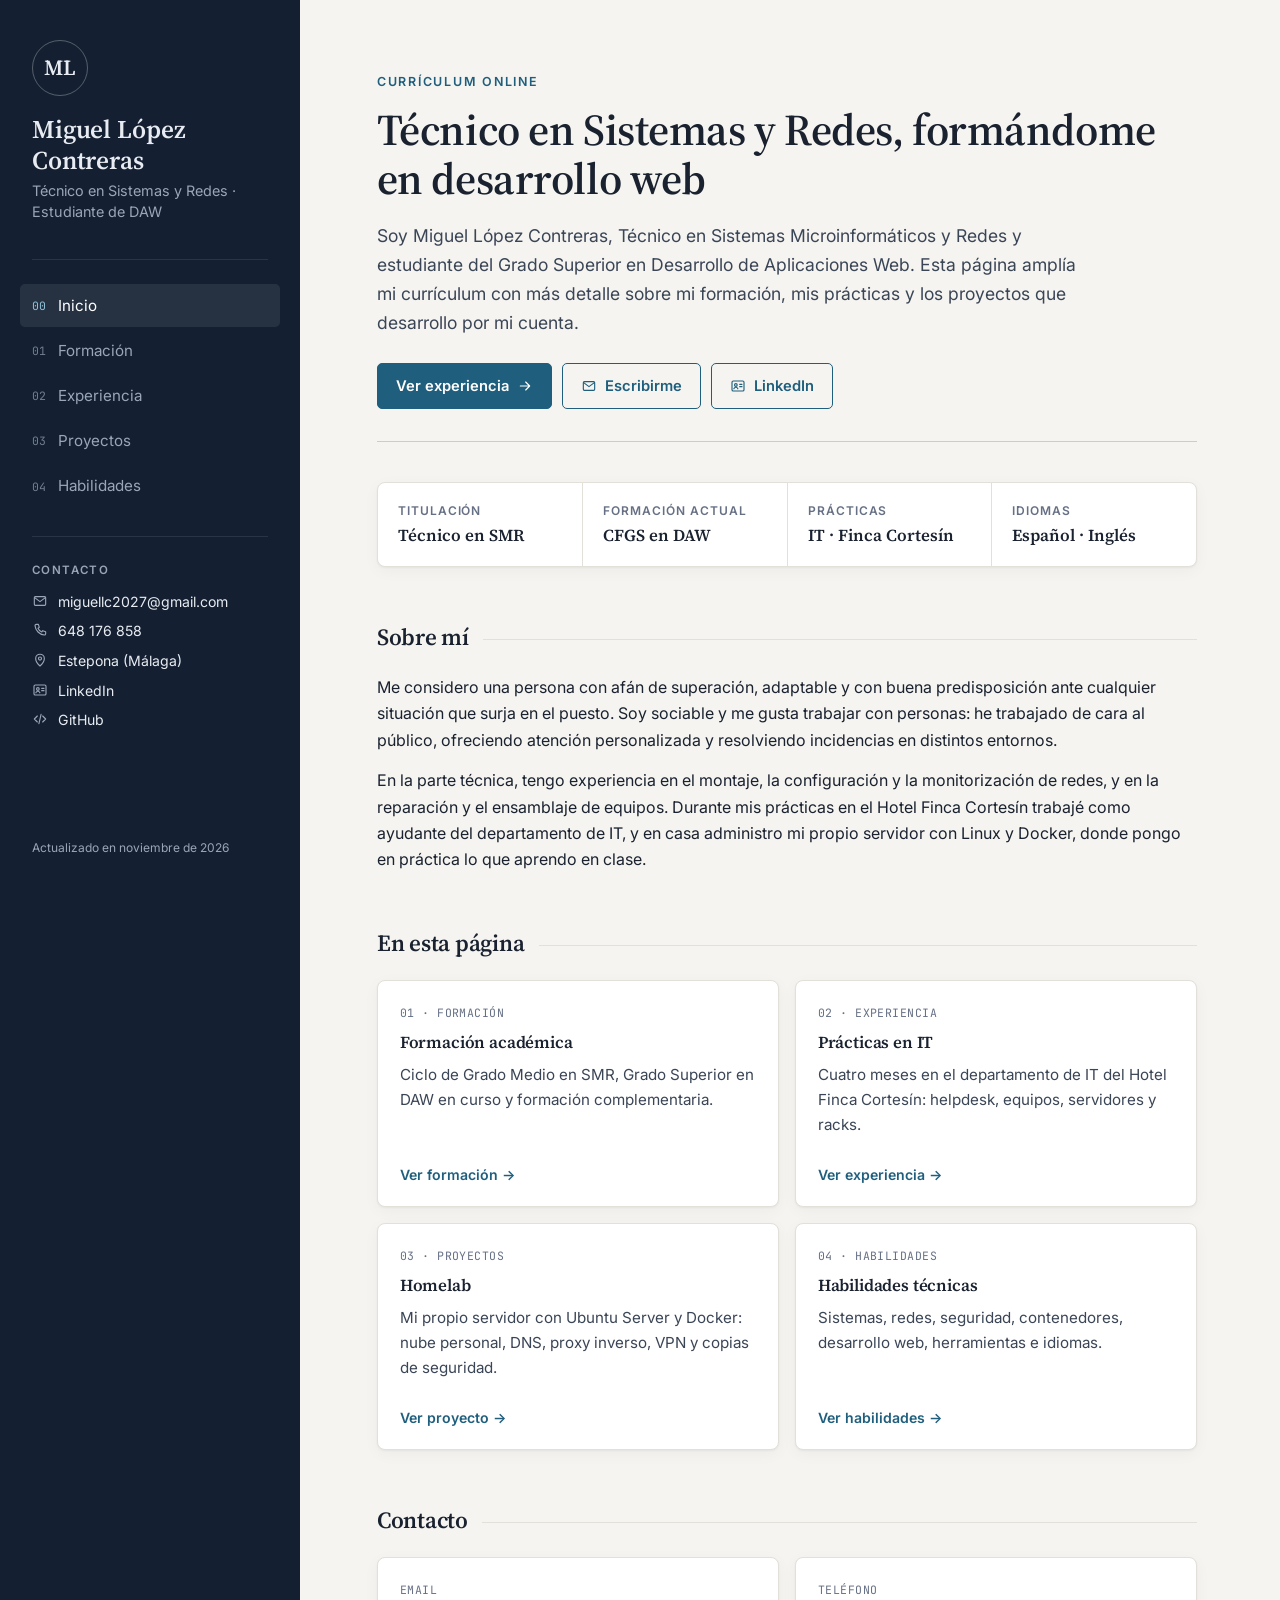
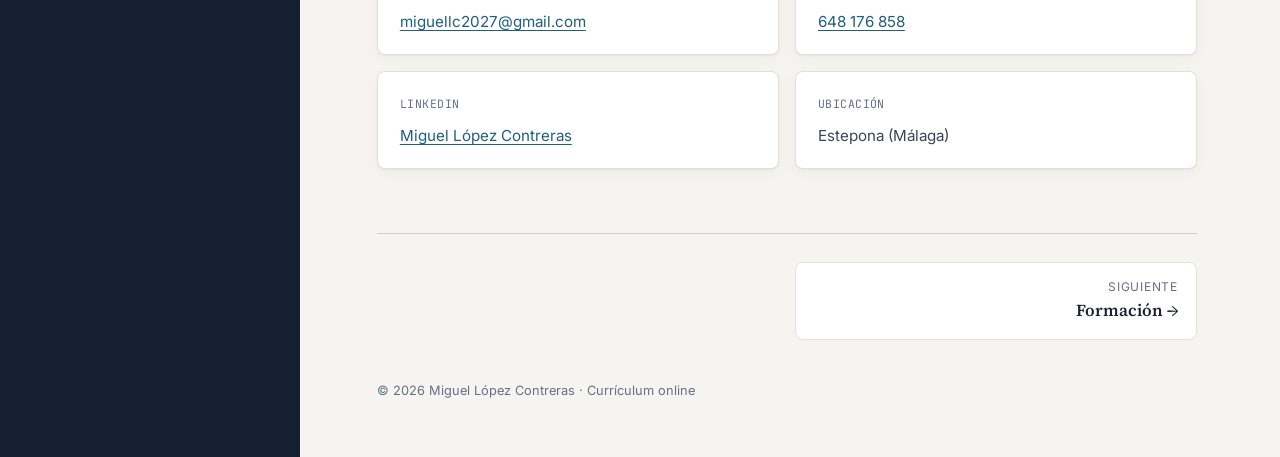
<file: index.html>
<!DOCTYPE html>
<html lang="es">
<head>
  <meta charset="utf-8">
  <meta name="viewport" content="width=device-width, initial-scale=1">
  <title>Miguel López Contreras · Currículum</title>
  <meta name="description" content="Currículum online de Miguel López Contreras, Técnico en Sistemas Microinformáticos y Redes y estudiante de Desarrollo de Aplicaciones Web en Estepona (Málaga).">
  <meta name="author" content="Miguel López Contreras">
  <meta name="theme-color" content="#142031">
  <meta property="og:type" content="profile">
  <meta property="og:title" content="Miguel López Contreras · Currículum">
  <meta property="og:description" content="Currículum online de Miguel López Contreras, Técnico en Sistemas Microinformáticos y Redes y estudiante de Desarrollo de Aplicaciones Web en Estepona (Málaga).">
  <meta property="og:locale" content="es_ES">
  <link rel="icon" href="assets/img/favicon.svg" type="image/svg+xml">
  <link rel="preconnect" href="https://fonts.googleapis.com">
  <link rel="preconnect" href="https://fonts.gstatic.com" crossorigin>
  <link href="https://fonts.googleapis.com/css2?family=Inter:wght@400;600&family=JetBrains+Mono:wght@500;600&family=Source+Serif+4:opsz,wght@8..60,600&display=swap" rel="stylesheet">
  <link rel="stylesheet" href="assets/css/styles.css">
</head>
<body>
  <a class="skip-link" href="#contenido">Saltar al contenido</a>

  <div class="layout">
    <aside class="sidebar">
      <div class="sidebar-top">
        <a class="brand" href="index.html" aria-label="Inicio · Miguel López Contreras">
          <span class="monogram" aria-hidden="true">ML</span>
          <span>
            <span class="brand-name">Miguel López Contreras</span>
            <span class="brand-role">Técnico en Sistemas y Redes · Estudiante de DAW</span>
          </span>
        </a>
        <button class="menu-toggle" type="button" aria-expanded="false" aria-controls="panel-lateral">
          <svg viewBox="0 0 24 24" fill="none" stroke="currentColor" stroke-width="1.7" stroke-linecap="round" stroke-linejoin="round" aria-hidden="true"><path d="M4 7h16M4 12h16M4 17h16"/></svg><span>Menú</span>
        </button>
      </div>

      <div class="side-panel" id="panel-lateral">
        <nav class="nav" aria-label="Secciones">
          <ul>
            <li><a href="index.html" aria-current="page"><span class="num">00</span>Inicio</a></li>
            <li><a href="formacion.html"><span class="num">01</span>Formación</a></li>
            <li><a href="experiencia.html"><span class="num">02</span>Experiencia</a></li>
            <li><a href="proyectos.html"><span class="num">03</span>Proyectos</a></li>
            <li><a href="habilidades.html"><span class="num">04</span>Habilidades</a></li>
          </ul>
        </nav>

        <div class="contact">
          <p class="side-label">Contacto</p>
          <ul>
            <li><svg viewBox="0 0 24 24" fill="none" stroke="currentColor" stroke-width="1.7" stroke-linecap="round" stroke-linejoin="round" aria-hidden="true"><rect x="3.5" y="5.5" width="17" height="13" rx="1.5"/><path d="m4 7 8 6 8-6"/></svg><a href="mailto:miguellc2027@gmail.com">miguellc2027@gmail.com</a></li>
            <li><svg viewBox="0 0 24 24" fill="none" stroke="currentColor" stroke-width="1.7" stroke-linecap="round" stroke-linejoin="round" aria-hidden="true"><path d="M6.5 3.5h3l1.5 4.5-2 1.3a11 11 0 0 0 5.7 5.7l1.3-2 4.5 1.5v3a2 2 0 0 1-2 2A15.5 15.5 0 0 1 4.5 5.5a2 2 0 0 1 2-2z"/></svg><a href="tel:+34648176858">648 176 858</a></li>
            <li><svg viewBox="0 0 24 24" fill="none" stroke="currentColor" stroke-width="1.7" stroke-linecap="round" stroke-linejoin="round" aria-hidden="true"><path d="M12 21s-6.5-5.8-6.5-11.2a6.5 6.5 0 0 1 13 0C18.5 15.2 12 21 12 21z"/><circle cx="12" cy="9.8" r="2.3"/></svg><span>Estepona (Málaga)</span></li>
            <li><svg viewBox="0 0 24 24" fill="none" stroke="currentColor" stroke-width="1.7" stroke-linecap="round" stroke-linejoin="round" aria-hidden="true"><rect x="3" y="4.5" width="18" height="15" rx="2"/><circle cx="8.8" cy="10.5" r="2"/><path d="M5.8 16.2c.6-1.6 1.7-2.3 3-2.3s2.4.7 3 2.3"/><path d="M14.5 9.5h3.5M14.5 13h3.5"/></svg><a href="https://www.linkedin.com/in/miguel-l%C3%B3pez-contreras-653455366/" target="_blank" rel="noopener">LinkedIn</a></li>
            <li><svg viewBox="0 0 24 24" fill="none" stroke="currentColor" stroke-width="1.7" stroke-linecap="round" stroke-linejoin="round" aria-hidden="true"><path d="m8 7.5-4.5 4.5L8 16.5M16 7.5l4.5 4.5-4.5 4.5M13.6 5l-3.2 14"/></svg><a href="https://github.com/kiravsl2018" target="_blank" rel="noopener">GitHub</a></li>
          </ul>
        </div>

        <p class="side-foot">Actualizado en noviembre de 2026</p>
      </div>
    </aside>

    <main class="main" id="contenido">
      <div class="content">
        <header class="page-head">
          <p class="eyebrow">Currículum online</p>
          <h1>Técnico en Sistemas y Redes, formándome en desarrollo web</h1>
          <p class="lead">Soy Miguel López Contreras, Técnico en Sistemas Microinformáticos y Redes y estudiante del Grado Superior en Desarrollo de Aplicaciones Web. Esta página amplía mi currículum con más detalle sobre mi formación, mis prácticas y los proyectos que desarrollo por mi cuenta.</p>
          <div class="actions">
            <a class="btn" href="experiencia.html">Ver experiencia <svg viewBox="0 0 24 24" fill="none" stroke="currentColor" stroke-width="1.7" stroke-linecap="round" stroke-linejoin="round" aria-hidden="true"><path d="M5 12h14M13 6l6 6-6 6"/></svg></a>
            <a class="btn btn-ghost" href="mailto:miguellc2027@gmail.com"><svg viewBox="0 0 24 24" fill="none" stroke="currentColor" stroke-width="1.7" stroke-linecap="round" stroke-linejoin="round" aria-hidden="true"><rect x="3.5" y="5.5" width="17" height="13" rx="1.5"/><path d="m4 7 8 6 8-6"/></svg> Escribirme</a>
            <a class="btn btn-ghost" href="https://www.linkedin.com/in/miguel-l%C3%B3pez-contreras-653455366/" target="_blank" rel="noopener"><svg viewBox="0 0 24 24" fill="none" stroke="currentColor" stroke-width="1.7" stroke-linecap="round" stroke-linejoin="round" aria-hidden="true"><rect x="3" y="4.5" width="18" height="15" rx="2"/><circle cx="8.8" cy="10.5" r="2"/><path d="M5.8 16.2c.6-1.6 1.7-2.3 3-2.3s2.4.7 3 2.3"/><path d="M14.5 9.5h3.5M14.5 13h3.5"/></svg> LinkedIn</a>
          </div>
        </header>

        <section class="section" aria-label="Datos clave">
          <dl class="facts">
            <div><dt>Titulación</dt><dd>Técnico en SMR</dd></div>
            <div><dt>Formación actual</dt><dd>CFGS en DAW</dd></div>
            <div><dt>Prácticas</dt><dd>IT · Finca Cortesín</dd></div>
            <div><dt>Idiomas</dt><dd>Español · Inglés</dd></div>
          </dl>
        </section>

        <section class="section">
          <h2>Sobre mí</h2>
          <p>Me considero una persona con afán de superación, adaptable y con buena predisposición ante cualquier situación que surja en el puesto. Soy sociable y me gusta trabajar con personas: he trabajado de cara al público, ofreciendo atención personalizada y resolviendo incidencias en distintos entornos.</p>
          <p>En la parte técnica, tengo experiencia en el montaje, la configuración y la monitorización de redes, y en la reparación y el ensamblaje de equipos. Durante mis prácticas en el Hotel Finca Cortesín trabajé como ayudante del departamento de IT, y en casa administro mi propio servidor con Linux y Docker, donde pongo en práctica lo que aprendo en clase.</p>
        </section>

        <section class="section">
          <h2>En esta página</h2>
          <div class="grid grid-2">
            <a class="card" href="formacion.html">
              <span class="card-kicker">01 · Formación</span>
              <h3>Formación académica</h3>
              <p>Ciclo de Grado Medio en SMR, Grado Superior en DAW en curso y formación complementaria.</p>
              <span class="card-link">Ver formación →</span>
            </a>
            <a class="card" href="experiencia.html">
              <span class="card-kicker">02 · Experiencia</span>
              <h3>Prácticas en IT</h3>
              <p>Cuatro meses en el departamento de IT del Hotel Finca Cortesín: helpdesk, equipos, servidores y racks.</p>
              <span class="card-link">Ver experiencia →</span>
            </a>
            <a class="card" href="proyectos.html">
              <span class="card-kicker">03 · Proyectos</span>
              <h3>Homelab</h3>
              <p>Mi propio servidor con Ubuntu Server y Docker: nube personal, DNS, proxy inverso, VPN y copias de seguridad.</p>
              <span class="card-link">Ver proyecto →</span>
            </a>
            <a class="card" href="habilidades.html">
              <span class="card-kicker">04 · Habilidades</span>
              <h3>Habilidades técnicas</h3>
              <p>Sistemas, redes, seguridad, contenedores, desarrollo web, herramientas e idiomas.</p>
              <span class="card-link">Ver habilidades →</span>
            </a>
          </div>
        </section>

        <section class="section">
          <h2>Contacto</h2>
          <div class="grid grid-2">
            <div class="card">
              <span class="card-kicker">Email</span>
              <p><a href="mailto:miguellc2027@gmail.com">miguellc2027@gmail.com</a></p>
            </div>
            <div class="card">
              <span class="card-kicker">Teléfono</span>
              <p><a href="tel:+34648176858">648 176 858</a></p>
            </div>
            <div class="card">
              <span class="card-kicker">LinkedIn</span>
              <p><a href="https://www.linkedin.com/in/miguel-l%C3%B3pez-contreras-653455366/" target="_blank" rel="noopener">Miguel López Contreras</a></p>
            </div>
            <div class="card">
              <span class="card-kicker">Ubicación</span>
              <p>Estepona (Málaga)</p>
            </div>
          </div>
        </section>

      <nav class="pager" aria-label="Paginación">
        <a class="next" href="formacion.html"><small>Siguiente</small><span>Formación →</span></a>
      </nav>

        <footer class="site-foot">© 2026 Miguel López Contreras · Currículum online</footer>
      </div>
    </main>
  </div>

  <script src="assets/js/main.js"></script>
</body>
</html>
</file>
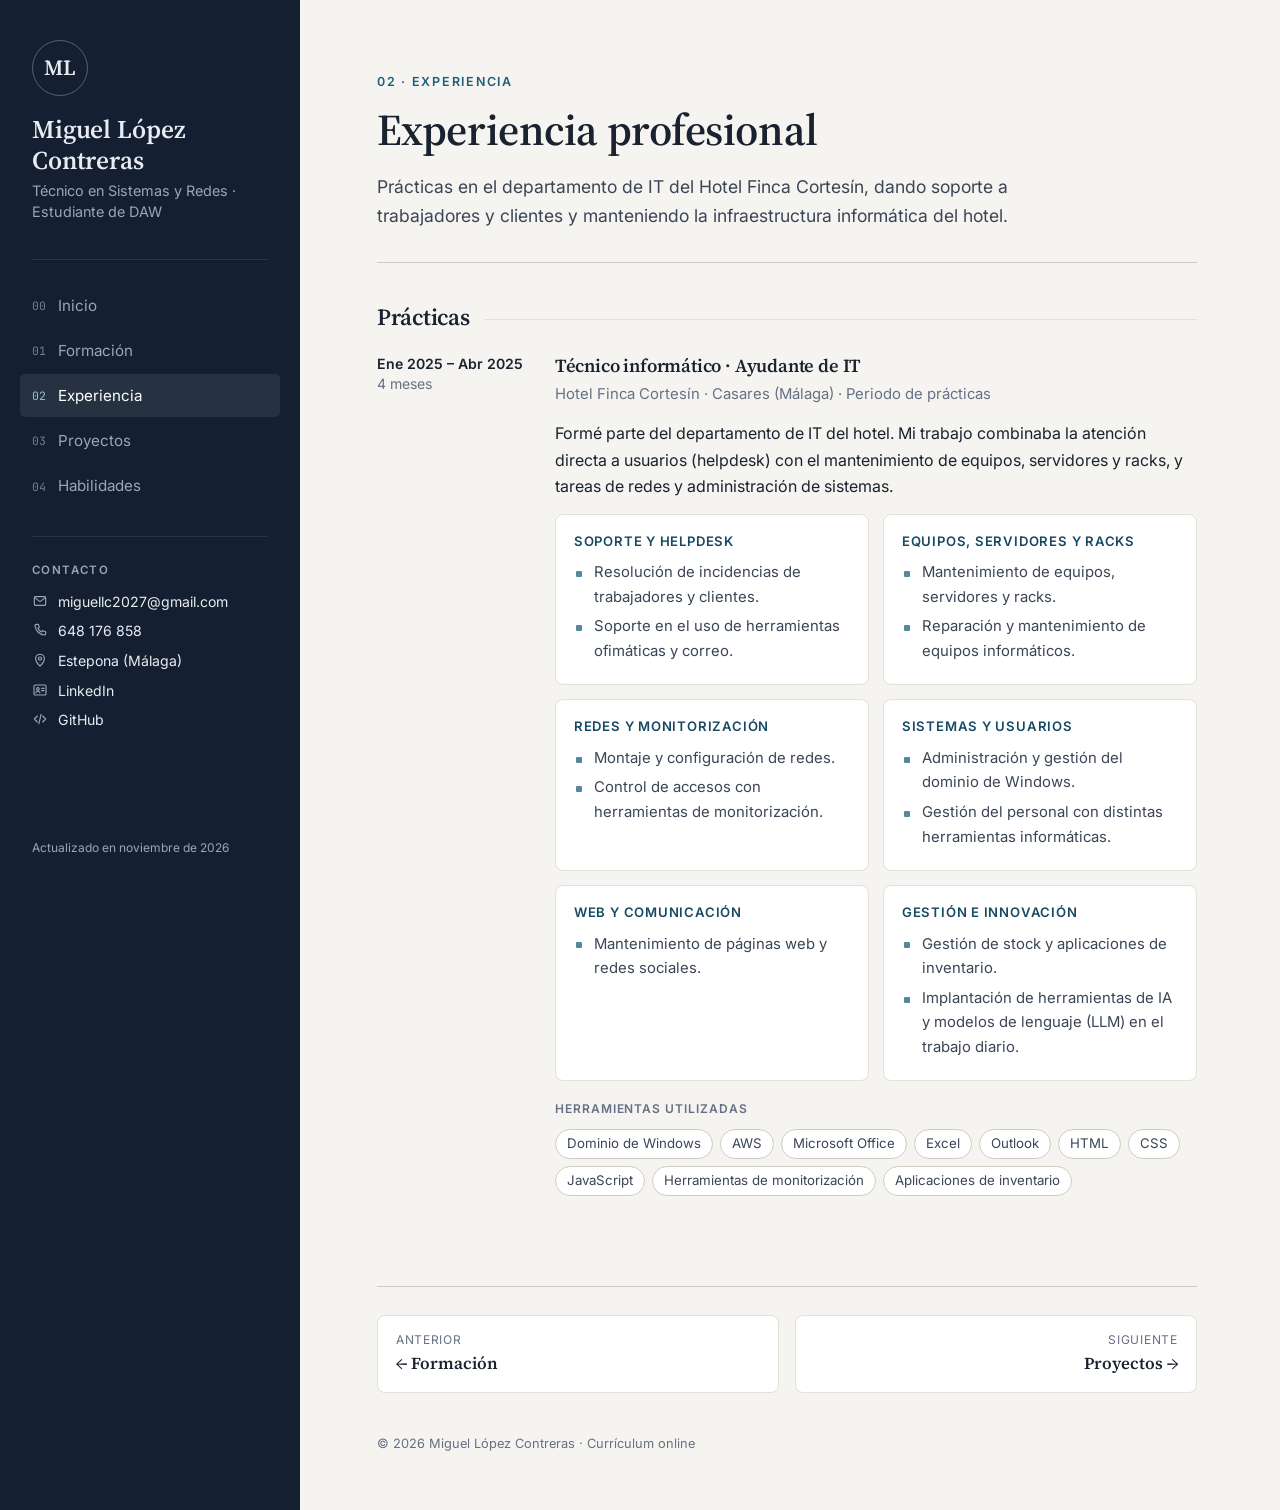
<file: experiencia.html>
<!DOCTYPE html>
<html lang="es">
<head>
  <meta charset="utf-8">
  <meta name="viewport" content="width=device-width, initial-scale=1">
  <title>Experiencia · Miguel López Contreras</title>
  <meta name="description" content="Prácticas de Miguel López Contreras como técnico de IT en el Hotel Finca Cortesín.">
  <meta name="author" content="Miguel López Contreras">
  <meta name="theme-color" content="#142031">
  <meta property="og:type" content="profile">
  <meta property="og:title" content="Experiencia · Miguel López Contreras">
  <meta property="og:description" content="Prácticas de Miguel López Contreras como técnico de IT en el Hotel Finca Cortesín.">
  <meta property="og:locale" content="es_ES">
  <link rel="icon" href="assets/img/favicon.svg" type="image/svg+xml">
  <link rel="preconnect" href="https://fonts.googleapis.com">
  <link rel="preconnect" href="https://fonts.gstatic.com" crossorigin>
  <link href="https://fonts.googleapis.com/css2?family=Inter:wght@400;600&family=JetBrains+Mono:wght@500;600&family=Source+Serif+4:opsz,wght@8..60,600&display=swap" rel="stylesheet">
  <link rel="stylesheet" href="assets/css/styles.css">
</head>
<body>
  <a class="skip-link" href="#contenido">Saltar al contenido</a>

  <div class="layout">
    <aside class="sidebar">
      <div class="sidebar-top">
        <a class="brand" href="index.html" aria-label="Inicio · Miguel López Contreras">
          <span class="monogram" aria-hidden="true">ML</span>
          <span>
            <span class="brand-name">Miguel López Contreras</span>
            <span class="brand-role">Técnico en Sistemas y Redes · Estudiante de DAW</span>
          </span>
        </a>
        <button class="menu-toggle" type="button" aria-expanded="false" aria-controls="panel-lateral">
          <svg viewBox="0 0 24 24" fill="none" stroke="currentColor" stroke-width="1.7" stroke-linecap="round" stroke-linejoin="round" aria-hidden="true"><path d="M4 7h16M4 12h16M4 17h16"/></svg><span>Menú</span>
        </button>
      </div>

      <div class="side-panel" id="panel-lateral">
        <nav class="nav" aria-label="Secciones">
          <ul>
            <li><a href="index.html"><span class="num">00</span>Inicio</a></li>
            <li><a href="formacion.html"><span class="num">01</span>Formación</a></li>
            <li><a href="experiencia.html" aria-current="page"><span class="num">02</span>Experiencia</a></li>
            <li><a href="proyectos.html"><span class="num">03</span>Proyectos</a></li>
            <li><a href="habilidades.html"><span class="num">04</span>Habilidades</a></li>
          </ul>
        </nav>

        <div class="contact">
          <p class="side-label">Contacto</p>
          <ul>
            <li><svg viewBox="0 0 24 24" fill="none" stroke="currentColor" stroke-width="1.7" stroke-linecap="round" stroke-linejoin="round" aria-hidden="true"><rect x="3.5" y="5.5" width="17" height="13" rx="1.5"/><path d="m4 7 8 6 8-6"/></svg><a href="mailto:miguellc2027@gmail.com">miguellc2027@gmail.com</a></li>
            <li><svg viewBox="0 0 24 24" fill="none" stroke="currentColor" stroke-width="1.7" stroke-linecap="round" stroke-linejoin="round" aria-hidden="true"><path d="M6.5 3.5h3l1.5 4.5-2 1.3a11 11 0 0 0 5.7 5.7l1.3-2 4.5 1.5v3a2 2 0 0 1-2 2A15.5 15.5 0 0 1 4.5 5.5a2 2 0 0 1 2-2z"/></svg><a href="tel:+34648176858">648 176 858</a></li>
            <li><svg viewBox="0 0 24 24" fill="none" stroke="currentColor" stroke-width="1.7" stroke-linecap="round" stroke-linejoin="round" aria-hidden="true"><path d="M12 21s-6.5-5.8-6.5-11.2a6.5 6.5 0 0 1 13 0C18.5 15.2 12 21 12 21z"/><circle cx="12" cy="9.8" r="2.3"/></svg><span>Estepona (Málaga)</span></li>
            <li><svg viewBox="0 0 24 24" fill="none" stroke="currentColor" stroke-width="1.7" stroke-linecap="round" stroke-linejoin="round" aria-hidden="true"><rect x="3" y="4.5" width="18" height="15" rx="2"/><circle cx="8.8" cy="10.5" r="2"/><path d="M5.8 16.2c.6-1.6 1.7-2.3 3-2.3s2.4.7 3 2.3"/><path d="M14.5 9.5h3.5M14.5 13h3.5"/></svg><a href="https://www.linkedin.com/in/miguel-l%C3%B3pez-contreras-653455366/" target="_blank" rel="noopener">LinkedIn</a></li>
            <li><svg viewBox="0 0 24 24" fill="none" stroke="currentColor" stroke-width="1.7" stroke-linecap="round" stroke-linejoin="round" aria-hidden="true"><path d="m8 7.5-4.5 4.5L8 16.5M16 7.5l4.5 4.5-4.5 4.5M13.6 5l-3.2 14"/></svg><a href="https://github.com/kiravsl2018" target="_blank" rel="noopener">GitHub</a></li>
          </ul>
        </div>

        <p class="side-foot">Actualizado en noviembre de 2026</p>
      </div>
    </aside>

    <main class="main" id="contenido">
      <div class="content">
        <header class="page-head">
          <p class="eyebrow">02 · Experiencia</p>
          <h1>Experiencia profesional</h1>
          <p class="lead">Prácticas en el departamento de IT del Hotel Finca Cortesín, dando soporte a trabajadores y clientes y manteniendo la infraestructura informática del hotel.</p>
        </header>

        <section class="section">
          <h2>Prácticas</h2>
          <ol class="timeline">
            <li class="entry">
              <div class="entry-date"><strong>Ene 2025 – Abr 2025</strong>4 meses</div>
              <div class="entry-body">
                <h3>Técnico informático · Ayudante de IT</h3>
                <p class="entry-meta">Hotel Finca Cortesín · Casares (Málaga) · Periodo de prácticas</p>
                <p>Formé parte del departamento de IT del hotel. Mi trabajo combinaba la atención directa a usuarios (helpdesk) con el mantenimiento de equipos, servidores y racks, y tareas de redes y administración de sistemas.</p>

                <div class="duties">
                  <div class="duty">
                    <h4>Soporte y helpdesk</h4>
                    <ul class="list">
                      <li>Resolución de incidencias de trabajadores y clientes.</li>
                      <li>Soporte en el uso de herramientas ofimáticas y correo.</li>
                    </ul>
                  </div>
                  <div class="duty">
                    <h4>Equipos, servidores y racks</h4>
                    <ul class="list">
                      <li>Mantenimiento de equipos, servidores y racks.</li>
                      <li>Reparación y mantenimiento de equipos informáticos.</li>
                    </ul>
                  </div>
                  <div class="duty">
                    <h4>Redes y monitorización</h4>
                    <ul class="list">
                      <li>Montaje y configuración de redes.</li>
                      <li>Control de accesos con herramientas de monitorización.</li>
                    </ul>
                  </div>
                  <div class="duty">
                    <h4>Sistemas y usuarios</h4>
                    <ul class="list">
                      <li>Administración y gestión del dominio de Windows.</li>
                      <li>Gestión del personal con distintas herramientas informáticas.</li>
                    </ul>
                  </div>
                  <div class="duty">
                    <h4>Web y comunicación</h4>
                    <ul class="list">
                      <li>Mantenimiento de páginas web y redes sociales.</li>
                    </ul>
                  </div>
                  <div class="duty">
                    <h4>Gestión e innovación</h4>
                    <ul class="list">
                      <li>Gestión de stock y aplicaciones de inventario.</li>
                      <li>Implantación de herramientas de IA y modelos de lenguaje (LLM) en el trabajo diario.</li>
                    </ul>
                  </div>
                </div>

                <p class="tags-label">Herramientas utilizadas</p>
                <ul class="tags">
                  <li>Dominio de Windows</li><li>AWS</li><li>Microsoft Office</li><li>Excel</li><li>Outlook</li>
                  <li>HTML</li><li>CSS</li><li>JavaScript</li><li>Herramientas de monitorización</li><li>Aplicaciones de inventario</li>
                </ul>
              </div>
            </li>
          </ol>
        </section>

      <nav class="pager" aria-label="Paginación">
        <a class="prev" href="formacion.html"><small>Anterior</small><span>← Formación</span></a>
        <a class="next" href="proyectos.html"><small>Siguiente</small><span>Proyectos →</span></a>
      </nav>

        <footer class="site-foot">© 2026 Miguel López Contreras · Currículum online</footer>
      </div>
    </main>
  </div>

  <script src="assets/js/main.js"></script>
</body>
</html>
</file>
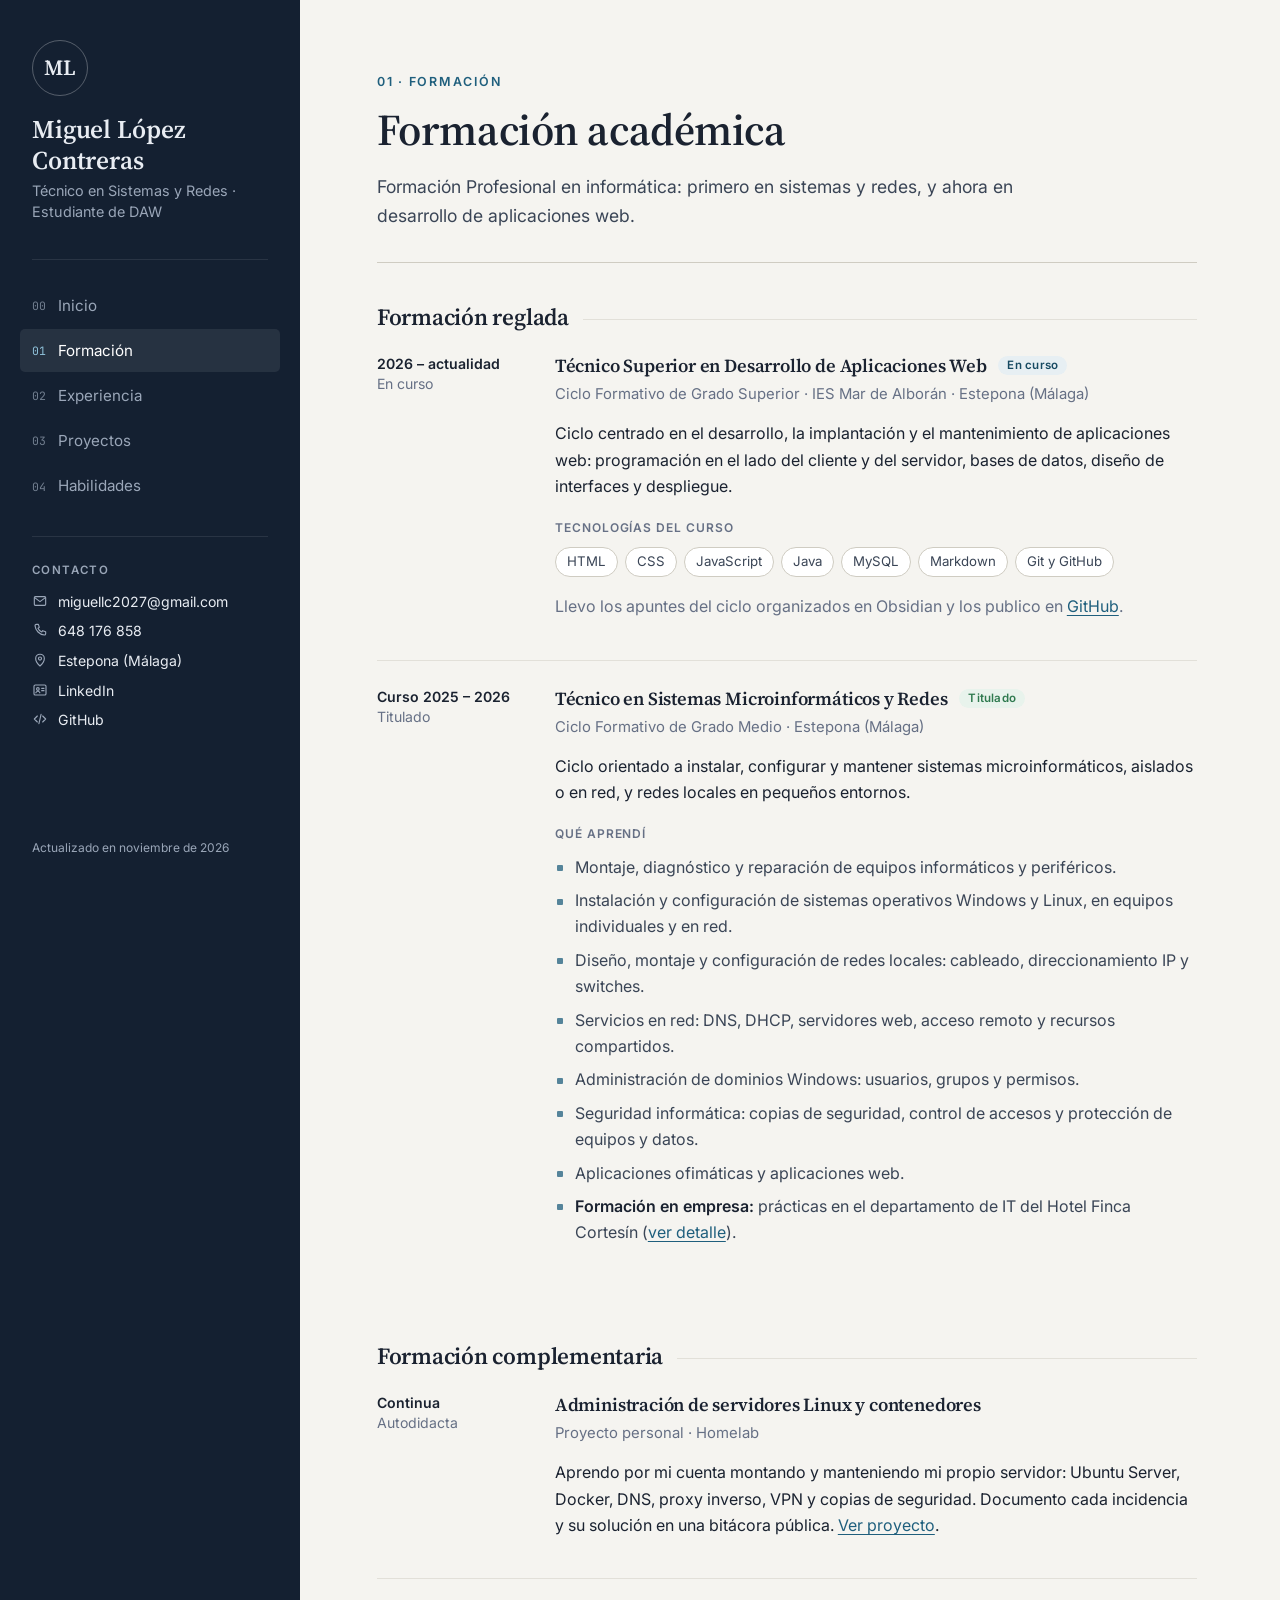
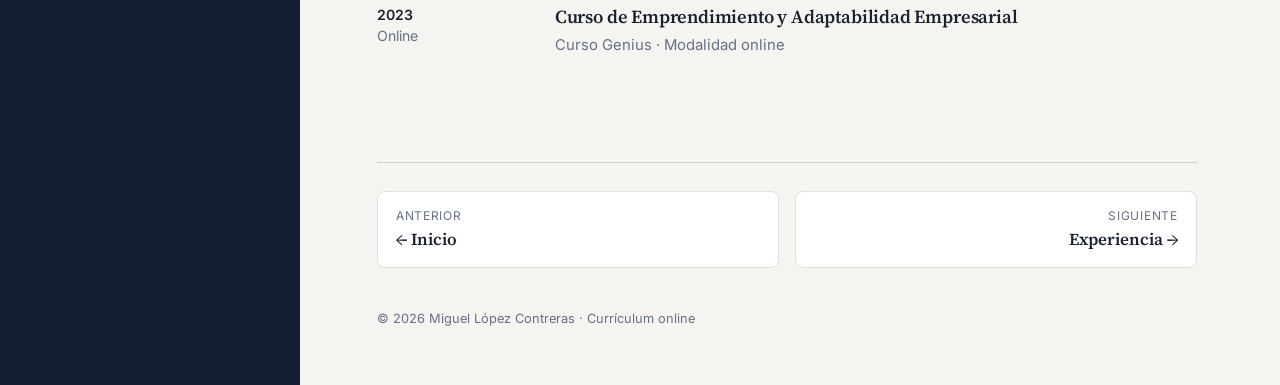
<file: formacion.html>
<!DOCTYPE html>
<html lang="es">
<head>
  <meta charset="utf-8">
  <meta name="viewport" content="width=device-width, initial-scale=1">
  <title>Formación · Miguel López Contreras</title>
  <meta name="description" content="Formación académica de Miguel López Contreras: CFGM en SMR y CFGS en DAW.">
  <meta name="author" content="Miguel López Contreras">
  <meta name="theme-color" content="#142031">
  <meta property="og:type" content="profile">
  <meta property="og:title" content="Formación · Miguel López Contreras">
  <meta property="og:description" content="Formación académica de Miguel López Contreras: CFGM en SMR y CFGS en DAW.">
  <meta property="og:locale" content="es_ES">
  <link rel="icon" href="assets/img/favicon.svg" type="image/svg+xml">
  <link rel="preconnect" href="https://fonts.googleapis.com">
  <link rel="preconnect" href="https://fonts.gstatic.com" crossorigin>
  <link href="https://fonts.googleapis.com/css2?family=Inter:wght@400;600&family=JetBrains+Mono:wght@500;600&family=Source+Serif+4:opsz,wght@8..60,600&display=swap" rel="stylesheet">
  <link rel="stylesheet" href="assets/css/styles.css">
</head>
<body>
  <a class="skip-link" href="#contenido">Saltar al contenido</a>

  <div class="layout">
    <aside class="sidebar">
      <div class="sidebar-top">
        <a class="brand" href="index.html" aria-label="Inicio · Miguel López Contreras">
          <span class="monogram" aria-hidden="true">ML</span>
          <span>
            <span class="brand-name">Miguel López Contreras</span>
            <span class="brand-role">Técnico en Sistemas y Redes · Estudiante de DAW</span>
          </span>
        </a>
        <button class="menu-toggle" type="button" aria-expanded="false" aria-controls="panel-lateral">
          <svg viewBox="0 0 24 24" fill="none" stroke="currentColor" stroke-width="1.7" stroke-linecap="round" stroke-linejoin="round" aria-hidden="true"><path d="M4 7h16M4 12h16M4 17h16"/></svg><span>Menú</span>
        </button>
      </div>

      <div class="side-panel" id="panel-lateral">
        <nav class="nav" aria-label="Secciones">
          <ul>
            <li><a href="index.html"><span class="num">00</span>Inicio</a></li>
            <li><a href="formacion.html" aria-current="page"><span class="num">01</span>Formación</a></li>
            <li><a href="experiencia.html"><span class="num">02</span>Experiencia</a></li>
            <li><a href="proyectos.html"><span class="num">03</span>Proyectos</a></li>
            <li><a href="habilidades.html"><span class="num">04</span>Habilidades</a></li>
          </ul>
        </nav>

        <div class="contact">
          <p class="side-label">Contacto</p>
          <ul>
            <li><svg viewBox="0 0 24 24" fill="none" stroke="currentColor" stroke-width="1.7" stroke-linecap="round" stroke-linejoin="round" aria-hidden="true"><rect x="3.5" y="5.5" width="17" height="13" rx="1.5"/><path d="m4 7 8 6 8-6"/></svg><a href="mailto:miguellc2027@gmail.com">miguellc2027@gmail.com</a></li>
            <li><svg viewBox="0 0 24 24" fill="none" stroke="currentColor" stroke-width="1.7" stroke-linecap="round" stroke-linejoin="round" aria-hidden="true"><path d="M6.5 3.5h3l1.5 4.5-2 1.3a11 11 0 0 0 5.7 5.7l1.3-2 4.5 1.5v3a2 2 0 0 1-2 2A15.5 15.5 0 0 1 4.5 5.5a2 2 0 0 1 2-2z"/></svg><a href="tel:+34648176858">648 176 858</a></li>
            <li><svg viewBox="0 0 24 24" fill="none" stroke="currentColor" stroke-width="1.7" stroke-linecap="round" stroke-linejoin="round" aria-hidden="true"><path d="M12 21s-6.5-5.8-6.5-11.2a6.5 6.5 0 0 1 13 0C18.5 15.2 12 21 12 21z"/><circle cx="12" cy="9.8" r="2.3"/></svg><span>Estepona (Málaga)</span></li>
            <li><svg viewBox="0 0 24 24" fill="none" stroke="currentColor" stroke-width="1.7" stroke-linecap="round" stroke-linejoin="round" aria-hidden="true"><rect x="3" y="4.5" width="18" height="15" rx="2"/><circle cx="8.8" cy="10.5" r="2"/><path d="M5.8 16.2c.6-1.6 1.7-2.3 3-2.3s2.4.7 3 2.3"/><path d="M14.5 9.5h3.5M14.5 13h3.5"/></svg><a href="https://www.linkedin.com/in/miguel-l%C3%B3pez-contreras-653455366/" target="_blank" rel="noopener">LinkedIn</a></li>
            <li><svg viewBox="0 0 24 24" fill="none" stroke="currentColor" stroke-width="1.7" stroke-linecap="round" stroke-linejoin="round" aria-hidden="true"><path d="m8 7.5-4.5 4.5L8 16.5M16 7.5l4.5 4.5-4.5 4.5M13.6 5l-3.2 14"/></svg><a href="https://github.com/kiravsl2018" target="_blank" rel="noopener">GitHub</a></li>
          </ul>
        </div>

        <p class="side-foot">Actualizado en noviembre de 2026</p>
      </div>
    </aside>

    <main class="main" id="contenido">
      <div class="content">
        <header class="page-head">
          <p class="eyebrow">01 · Formación</p>
          <h1>Formación académica</h1>
          <p class="lead">Formación Profesional en informática: primero en sistemas y redes, y ahora en desarrollo de aplicaciones web.</p>
        </header>

        <section class="section">
          <h2>Formación reglada</h2>
          <ol class="timeline">
            <li class="entry">
              <div class="entry-date"><strong>2026 – actualidad</strong>En curso</div>
              <div class="entry-body">
                <h3>Técnico Superior en Desarrollo de Aplicaciones Web <span class="badge">En curso</span></h3>
                <p class="entry-meta">Ciclo Formativo de Grado Superior · IES Mar de Alborán · Estepona (Málaga)</p>
                <p>Ciclo centrado en el desarrollo, la implantación y el mantenimiento de aplicaciones web: programación en el lado del cliente y del servidor, bases de datos, diseño de interfaces y despliegue.</p>
                <p class="tags-label">Tecnologías del curso</p>
                <ul class="tags">
                  <li>HTML</li><li>CSS</li><li>JavaScript</li><li>Java</li><li>MySQL</li><li>Markdown</li><li>Git y GitHub</li>
                </ul>
                <p class="muted" style="margin-top:16px">Llevo los apuntes del ciclo organizados en Obsidian y los publico en <a href="https://github.com/kiravsl2018/Obsidian-GitHub" target="_blank" rel="noopener">GitHub</a>.</p>
              </div>
            </li>
            <li class="entry">
              <div class="entry-date"><strong>Curso 2025 – 2026</strong>Titulado</div>
              <div class="entry-body">
                <h3>Técnico en Sistemas Microinformáticos y Redes <span class="badge badge-ok">Titulado</span></h3>
                <p class="entry-meta">Ciclo Formativo de Grado Medio · Estepona (Málaga)</p>
                <p>Ciclo orientado a instalar, configurar y mantener sistemas microinformáticos, aislados o en red, y redes locales en pequeños entornos.</p>
                <p class="tags-label">Qué aprendí</p>
                <ul class="list">
                  <li>Montaje, diagnóstico y reparación de equipos informáticos y periféricos.</li>
                  <li>Instalación y configuración de sistemas operativos Windows y Linux, en equipos individuales y en red.</li>
                  <li>Diseño, montaje y configuración de redes locales: cableado, direccionamiento IP y switches.</li>
                  <li>Servicios en red: DNS, DHCP, servidores web, acceso remoto y recursos compartidos.</li>
                  <li>Administración de dominios Windows: usuarios, grupos y permisos.</li>
                  <li>Seguridad informática: copias de seguridad, control de accesos y protección de equipos y datos.</li>
                  <li>Aplicaciones ofimáticas y aplicaciones web.</li>
                  <li><strong>Formación en empresa:</strong> prácticas en el departamento de IT del Hotel Finca Cortesín (<a href="experiencia.html">ver detalle</a>).</li>
                </ul>
              </div>
            </li>
          </ol>
        </section>

        <section class="section">
          <h2>Formación complementaria</h2>
          <ol class="timeline">
            <li class="entry">
              <div class="entry-date"><strong>Continua</strong>Autodidacta</div>
              <div class="entry-body">
                <h3>Administración de servidores Linux y contenedores</h3>
                <p class="entry-meta">Proyecto personal · Homelab</p>
                <p>Aprendo por mi cuenta montando y manteniendo mi propio servidor: Ubuntu Server, Docker, DNS, proxy inverso, VPN y copias de seguridad. Documento cada incidencia y su solución en una bitácora pública. <a href="proyectos.html">Ver proyecto</a>.</p>
              </div>
            </li>
            <li class="entry">
              <div class="entry-date"><strong>2023</strong>Online</div>
              <div class="entry-body">
                <h3>Curso de Emprendimiento y Adaptabilidad Empresarial</h3>
                <p class="entry-meta">Curso Genius · Modalidad online</p>
              </div>
            </li>
          </ol>
        </section>

      <nav class="pager" aria-label="Paginación">
        <a class="prev" href="index.html"><small>Anterior</small><span>← Inicio</span></a>
        <a class="next" href="experiencia.html"><small>Siguiente</small><span>Experiencia →</span></a>
      </nav>

        <footer class="site-foot">© 2026 Miguel López Contreras · Currículum online</footer>
      </div>
    </main>
  </div>

  <script src="assets/js/main.js"></script>
</body>
</html>
</file>
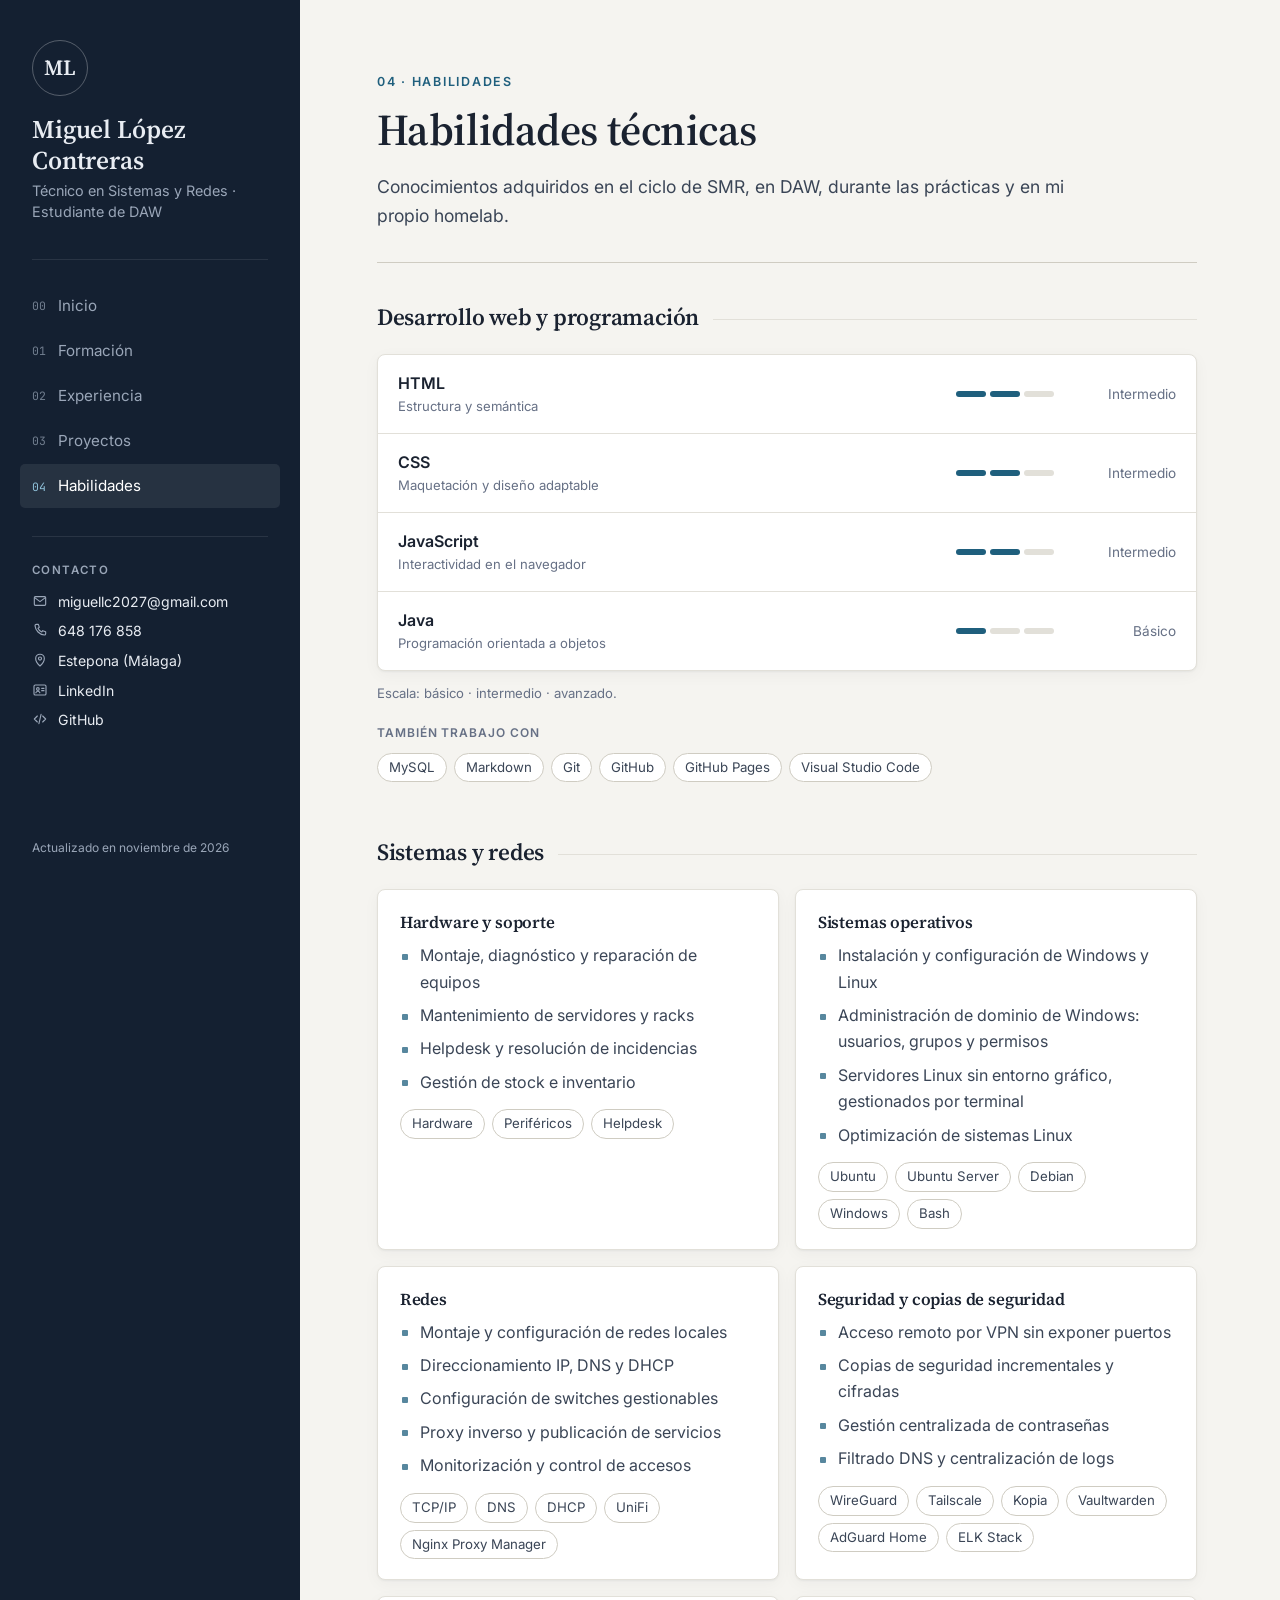
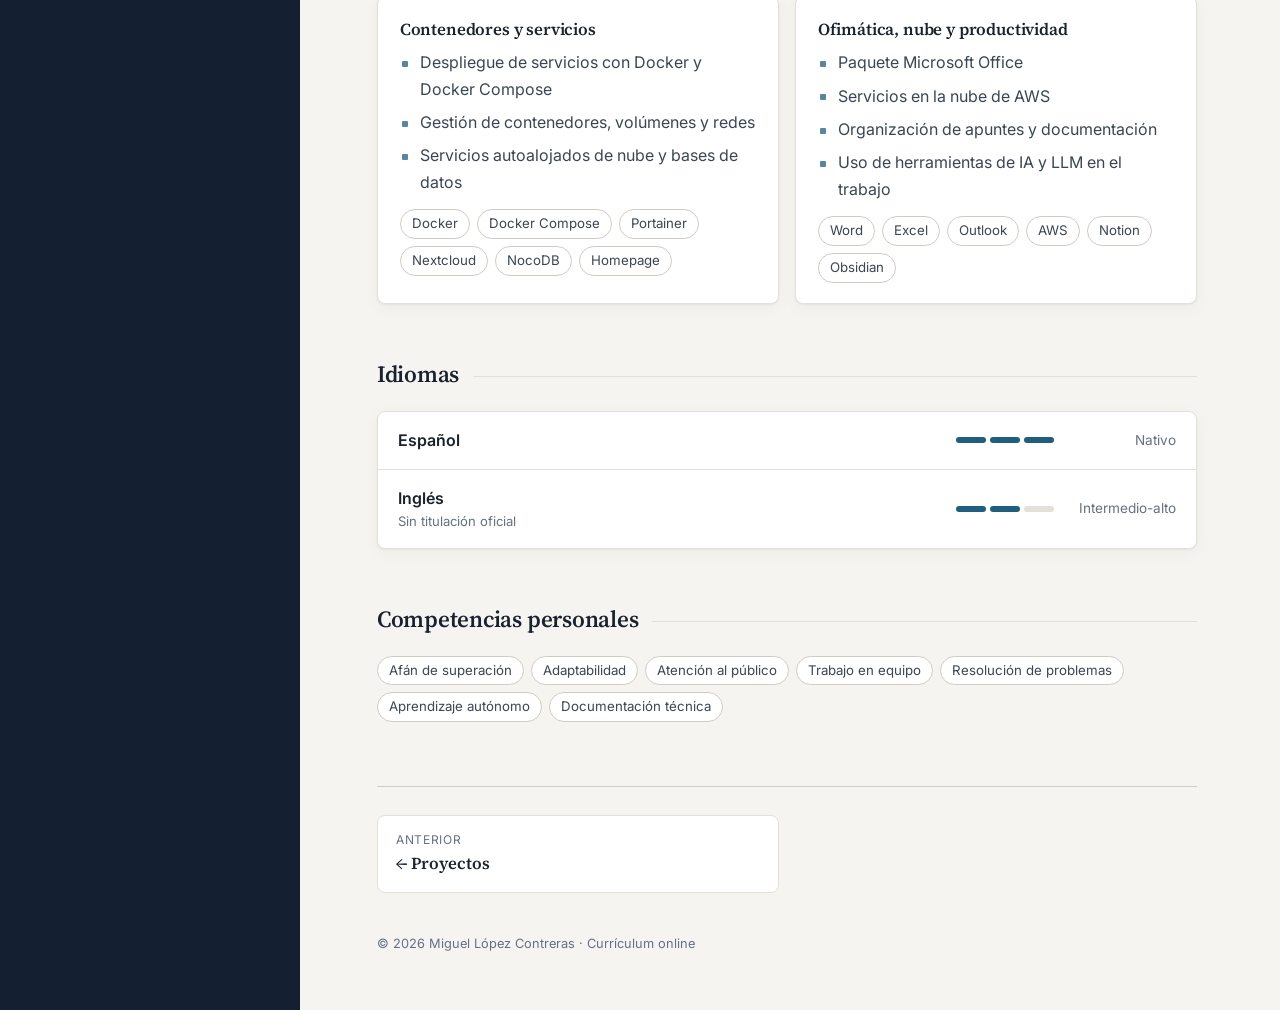
<file: habilidades.html>
<!DOCTYPE html>
<html lang="es">
<head>
  <meta charset="utf-8">
  <meta name="viewport" content="width=device-width, initial-scale=1">
  <title>Habilidades · Miguel López Contreras</title>
  <meta name="description" content="Habilidades técnicas de Miguel López Contreras: sistemas, redes, seguridad y desarrollo web.">
  <meta name="author" content="Miguel López Contreras">
  <meta name="theme-color" content="#142031">
  <meta property="og:type" content="profile">
  <meta property="og:title" content="Habilidades · Miguel López Contreras">
  <meta property="og:description" content="Habilidades técnicas de Miguel López Contreras: sistemas, redes, seguridad y desarrollo web.">
  <meta property="og:locale" content="es_ES">
  <link rel="icon" href="assets/img/favicon.svg" type="image/svg+xml">
  <link rel="preconnect" href="https://fonts.googleapis.com">
  <link rel="preconnect" href="https://fonts.gstatic.com" crossorigin>
  <link href="https://fonts.googleapis.com/css2?family=Inter:wght@400;600&family=JetBrains+Mono:wght@500;600&family=Source+Serif+4:opsz,wght@8..60,600&display=swap" rel="stylesheet">
  <link rel="stylesheet" href="assets/css/styles.css">
</head>
<body>
  <a class="skip-link" href="#contenido">Saltar al contenido</a>

  <div class="layout">
    <aside class="sidebar">
      <div class="sidebar-top">
        <a class="brand" href="index.html" aria-label="Inicio · Miguel López Contreras">
          <span class="monogram" aria-hidden="true">ML</span>
          <span>
            <span class="brand-name">Miguel López Contreras</span>
            <span class="brand-role">Técnico en Sistemas y Redes · Estudiante de DAW</span>
          </span>
        </a>
        <button class="menu-toggle" type="button" aria-expanded="false" aria-controls="panel-lateral">
          <svg viewBox="0 0 24 24" fill="none" stroke="currentColor" stroke-width="1.7" stroke-linecap="round" stroke-linejoin="round" aria-hidden="true"><path d="M4 7h16M4 12h16M4 17h16"/></svg><span>Menú</span>
        </button>
      </div>

      <div class="side-panel" id="panel-lateral">
        <nav class="nav" aria-label="Secciones">
          <ul>
            <li><a href="index.html"><span class="num">00</span>Inicio</a></li>
            <li><a href="formacion.html"><span class="num">01</span>Formación</a></li>
            <li><a href="experiencia.html"><span class="num">02</span>Experiencia</a></li>
            <li><a href="proyectos.html"><span class="num">03</span>Proyectos</a></li>
            <li><a href="habilidades.html" aria-current="page"><span class="num">04</span>Habilidades</a></li>
          </ul>
        </nav>

        <div class="contact">
          <p class="side-label">Contacto</p>
          <ul>
            <li><svg viewBox="0 0 24 24" fill="none" stroke="currentColor" stroke-width="1.7" stroke-linecap="round" stroke-linejoin="round" aria-hidden="true"><rect x="3.5" y="5.5" width="17" height="13" rx="1.5"/><path d="m4 7 8 6 8-6"/></svg><a href="mailto:miguellc2027@gmail.com">miguellc2027@gmail.com</a></li>
            <li><svg viewBox="0 0 24 24" fill="none" stroke="currentColor" stroke-width="1.7" stroke-linecap="round" stroke-linejoin="round" aria-hidden="true"><path d="M6.5 3.5h3l1.5 4.5-2 1.3a11 11 0 0 0 5.7 5.7l1.3-2 4.5 1.5v3a2 2 0 0 1-2 2A15.5 15.5 0 0 1 4.5 5.5a2 2 0 0 1 2-2z"/></svg><a href="tel:+34648176858">648 176 858</a></li>
            <li><svg viewBox="0 0 24 24" fill="none" stroke="currentColor" stroke-width="1.7" stroke-linecap="round" stroke-linejoin="round" aria-hidden="true"><path d="M12 21s-6.5-5.8-6.5-11.2a6.5 6.5 0 0 1 13 0C18.5 15.2 12 21 12 21z"/><circle cx="12" cy="9.8" r="2.3"/></svg><span>Estepona (Málaga)</span></li>
            <li><svg viewBox="0 0 24 24" fill="none" stroke="currentColor" stroke-width="1.7" stroke-linecap="round" stroke-linejoin="round" aria-hidden="true"><rect x="3" y="4.5" width="18" height="15" rx="2"/><circle cx="8.8" cy="10.5" r="2"/><path d="M5.8 16.2c.6-1.6 1.7-2.3 3-2.3s2.4.7 3 2.3"/><path d="M14.5 9.5h3.5M14.5 13h3.5"/></svg><a href="https://www.linkedin.com/in/miguel-l%C3%B3pez-contreras-653455366/" target="_blank" rel="noopener">LinkedIn</a></li>
            <li><svg viewBox="0 0 24 24" fill="none" stroke="currentColor" stroke-width="1.7" stroke-linecap="round" stroke-linejoin="round" aria-hidden="true"><path d="m8 7.5-4.5 4.5L8 16.5M16 7.5l4.5 4.5-4.5 4.5M13.6 5l-3.2 14"/></svg><a href="https://github.com/kiravsl2018" target="_blank" rel="noopener">GitHub</a></li>
          </ul>
        </div>

        <p class="side-foot">Actualizado en noviembre de 2026</p>
      </div>
    </aside>

    <main class="main" id="contenido">
      <div class="content">
        <header class="page-head">
          <p class="eyebrow">04 · Habilidades</p>
          <h1>Habilidades técnicas</h1>
          <p class="lead">Conocimientos adquiridos en el ciclo de SMR, en DAW, durante las prácticas y en mi propio homelab.</p>
        </header>

        <section class="section">
          <h2>Desarrollo web y programación</h2>
          <ul class="levels">
            <li class="level"><span class="level-name">HTML<small>Estructura y semántica</small></span><span class="level-meter" aria-hidden="true"><span class="on"></span><span class="on"></span><span class=""></span></span><span class="level-text">Intermedio</span></li>
            <li class="level"><span class="level-name">CSS<small>Maquetación y diseño adaptable</small></span><span class="level-meter" aria-hidden="true"><span class="on"></span><span class="on"></span><span class=""></span></span><span class="level-text">Intermedio</span></li>
            <li class="level"><span class="level-name">JavaScript<small>Interactividad en el navegador</small></span><span class="level-meter" aria-hidden="true"><span class="on"></span><span class="on"></span><span class=""></span></span><span class="level-text">Intermedio</span></li>
            <li class="level"><span class="level-name">Java<small>Programación orientada a objetos</small></span><span class="level-meter" aria-hidden="true"><span class="on"></span><span class=""></span><span class=""></span></span><span class="level-text">Básico</span></li>
          </ul>
          <p class="legend">Escala: básico · intermedio · avanzado.</p>
          <p class="tags-label">También trabajo con</p>
          <ul class="tags">
            <li>MySQL</li><li>Markdown</li><li>Git</li><li>GitHub</li><li>GitHub Pages</li><li>Visual Studio Code</li>
          </ul>
        </section>

        <section class="section">
          <h2>Sistemas y redes</h2>
          <div class="grid grid-2">
            <div class="card">
              <h3>Hardware y soporte</h3>
              <ul class="list"><li>Montaje, diagnóstico y reparación de equipos</li><li>Mantenimiento de servidores y racks</li><li>Helpdesk y resolución de incidencias</li><li>Gestión de stock e inventario</li></ul>
              <ul class="tags"><li>Hardware</li><li>Periféricos</li><li>Helpdesk</li></ul>
            </div>
            <div class="card">
              <h3>Sistemas operativos</h3>
              <ul class="list"><li>Instalación y configuración de Windows y Linux</li><li>Administración de dominio de Windows: usuarios, grupos y permisos</li><li>Servidores Linux sin entorno gráfico, gestionados por terminal</li><li>Optimización de sistemas Linux</li></ul>
              <ul class="tags"><li>Ubuntu</li><li>Ubuntu Server</li><li>Debian</li><li>Windows</li><li>Bash</li></ul>
            </div>
            <div class="card">
              <h3>Redes</h3>
              <ul class="list"><li>Montaje y configuración de redes locales</li><li>Direccionamiento IP, DNS y DHCP</li><li>Configuración de switches gestionables</li><li>Proxy inverso y publicación de servicios</li><li>Monitorización y control de accesos</li></ul>
              <ul class="tags"><li>TCP/IP</li><li>DNS</li><li>DHCP</li><li>UniFi</li><li>Nginx Proxy Manager</li></ul>
            </div>
            <div class="card">
              <h3>Seguridad y copias de seguridad</h3>
              <ul class="list"><li>Acceso remoto por VPN sin exponer puertos</li><li>Copias de seguridad incrementales y cifradas</li><li>Gestión centralizada de contraseñas</li><li>Filtrado DNS y centralización de logs</li></ul>
              <ul class="tags"><li>WireGuard</li><li>Tailscale</li><li>Kopia</li><li>Vaultwarden</li><li>AdGuard Home</li><li>ELK Stack</li></ul>
            </div>
            <div class="card">
              <h3>Contenedores y servicios</h3>
              <ul class="list"><li>Despliegue de servicios con Docker y Docker Compose</li><li>Gestión de contenedores, volúmenes y redes</li><li>Servicios autoalojados de nube y bases de datos</li></ul>
              <ul class="tags"><li>Docker</li><li>Docker Compose</li><li>Portainer</li><li>Nextcloud</li><li>NocoDB</li><li>Homepage</li></ul>
            </div>
            <div class="card">
              <h3>Ofimática, nube y productividad</h3>
              <ul class="list"><li>Paquete Microsoft Office</li><li>Servicios en la nube de AWS</li><li>Organización de apuntes y documentación</li><li>Uso de herramientas de IA y LLM en el trabajo</li></ul>
              <ul class="tags"><li>Word</li><li>Excel</li><li>Outlook</li><li>AWS</li><li>Notion</li><li>Obsidian</li></ul>
            </div>
          </div>
        </section>

        <section class="section">
          <h2>Idiomas</h2>
          <ul class="levels">
            <li class="level"><span class="level-name">Español</span><span class="level-meter" aria-hidden="true"><span class="on"></span><span class="on"></span><span class="on"></span></span><span class="level-text">Nativo</span></li>
            <li class="level"><span class="level-name">Inglés<small>Sin titulación oficial</small></span><span class="level-meter" aria-hidden="true"><span class="on"></span><span class="on"></span><span class=""></span></span><span class="level-text">Intermedio-alto</span></li>
          </ul>
        </section>

        <section class="section">
          <h2>Competencias personales</h2>
          <ul class="tags">
            <li>Afán de superación</li><li>Adaptabilidad</li><li>Atención al público</li><li>Trabajo en equipo</li>
            <li>Resolución de problemas</li><li>Aprendizaje autónomo</li><li>Documentación técnica</li>
          </ul>
        </section>

      <nav class="pager" aria-label="Paginación">
        <a class="prev" href="proyectos.html"><small>Anterior</small><span>← Proyectos</span></a>
      </nav>

        <footer class="site-foot">© 2026 Miguel López Contreras · Currículum online</footer>
      </div>
    </main>
  </div>

  <script src="assets/js/main.js"></script>
</body>
</html>
</file>
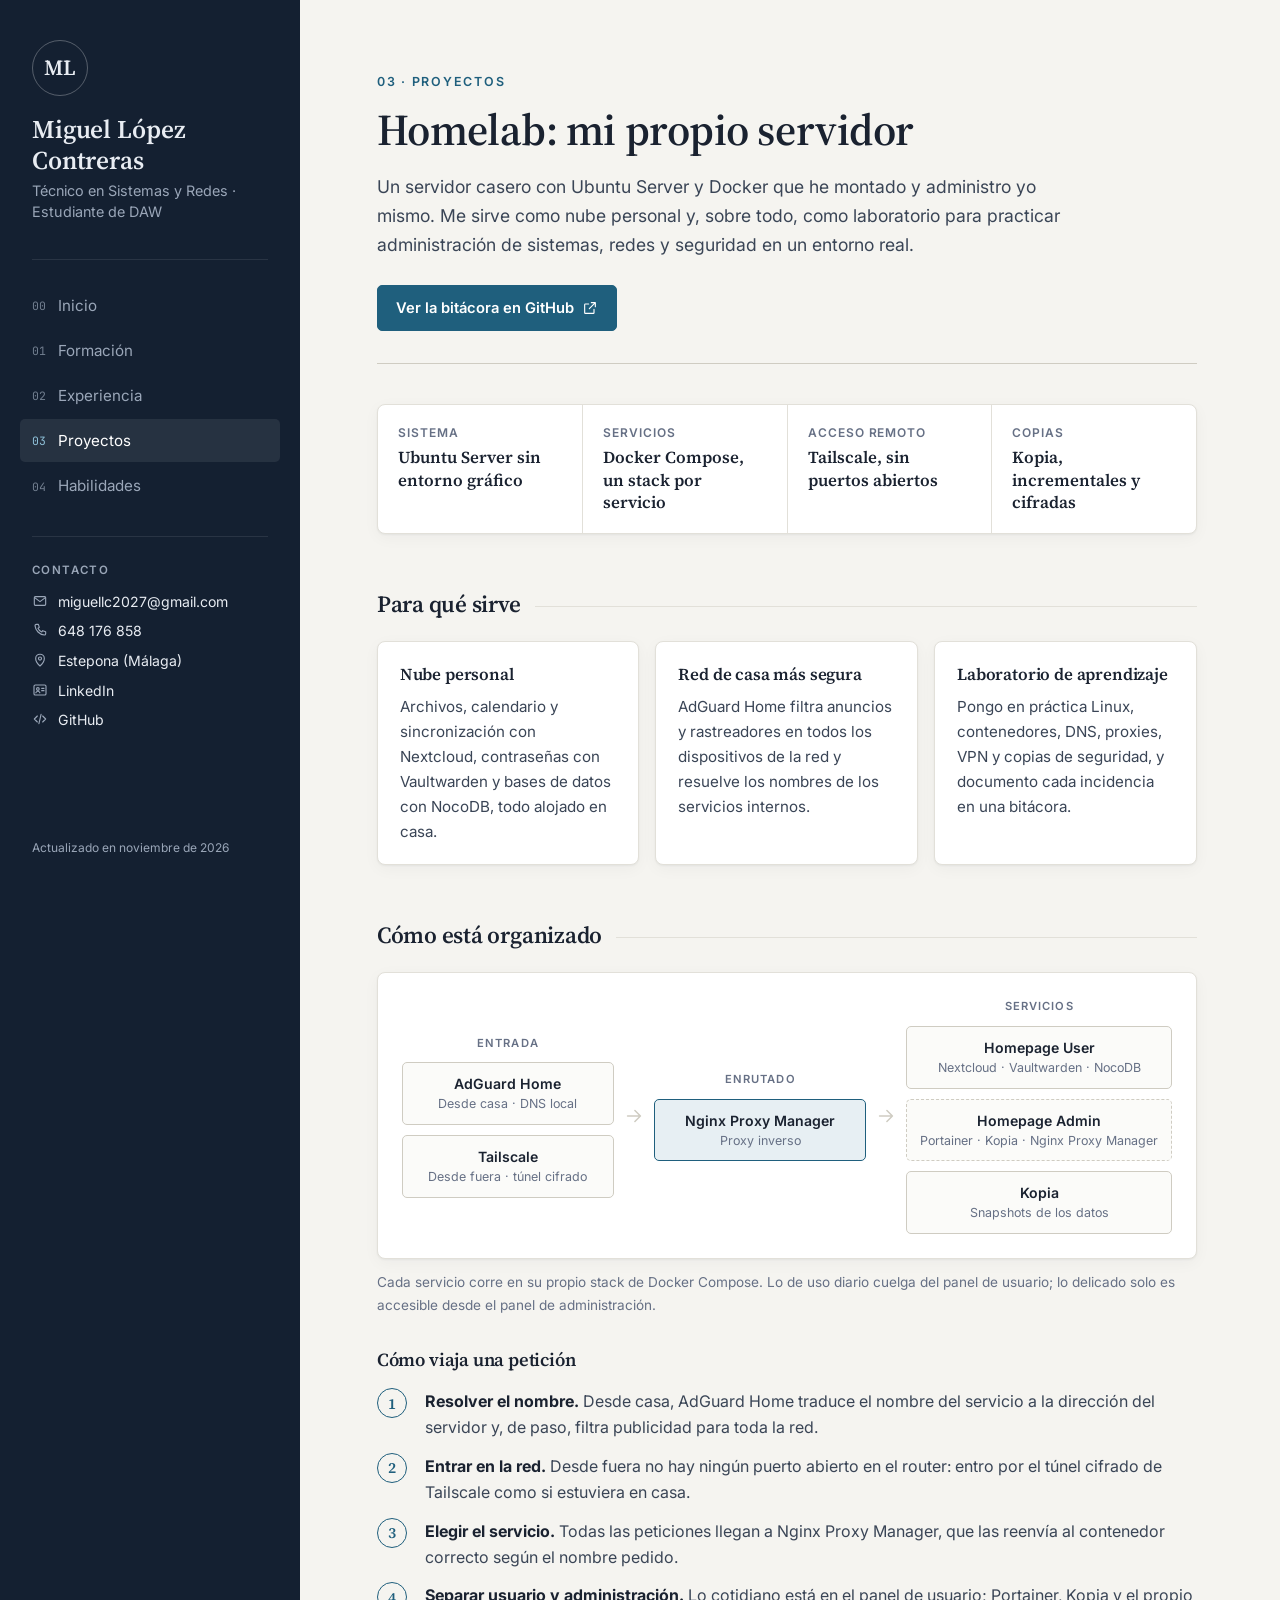
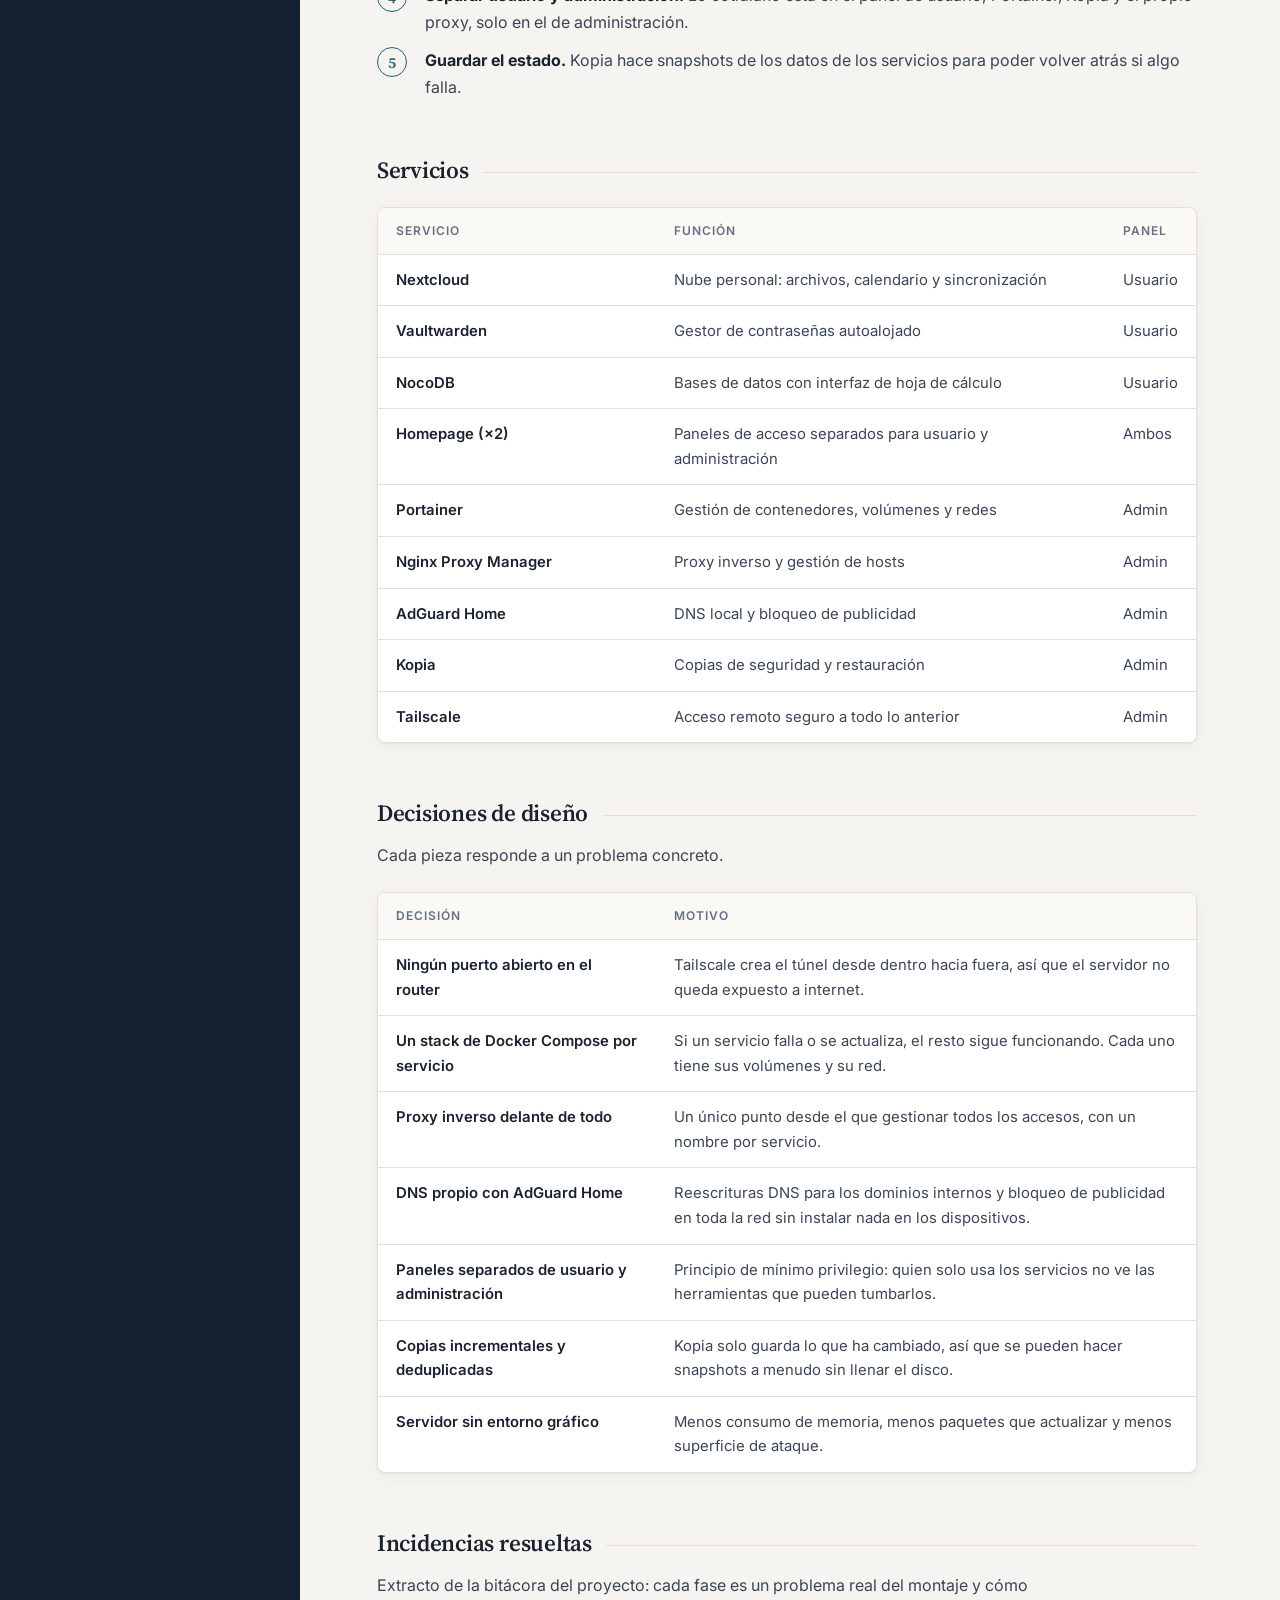
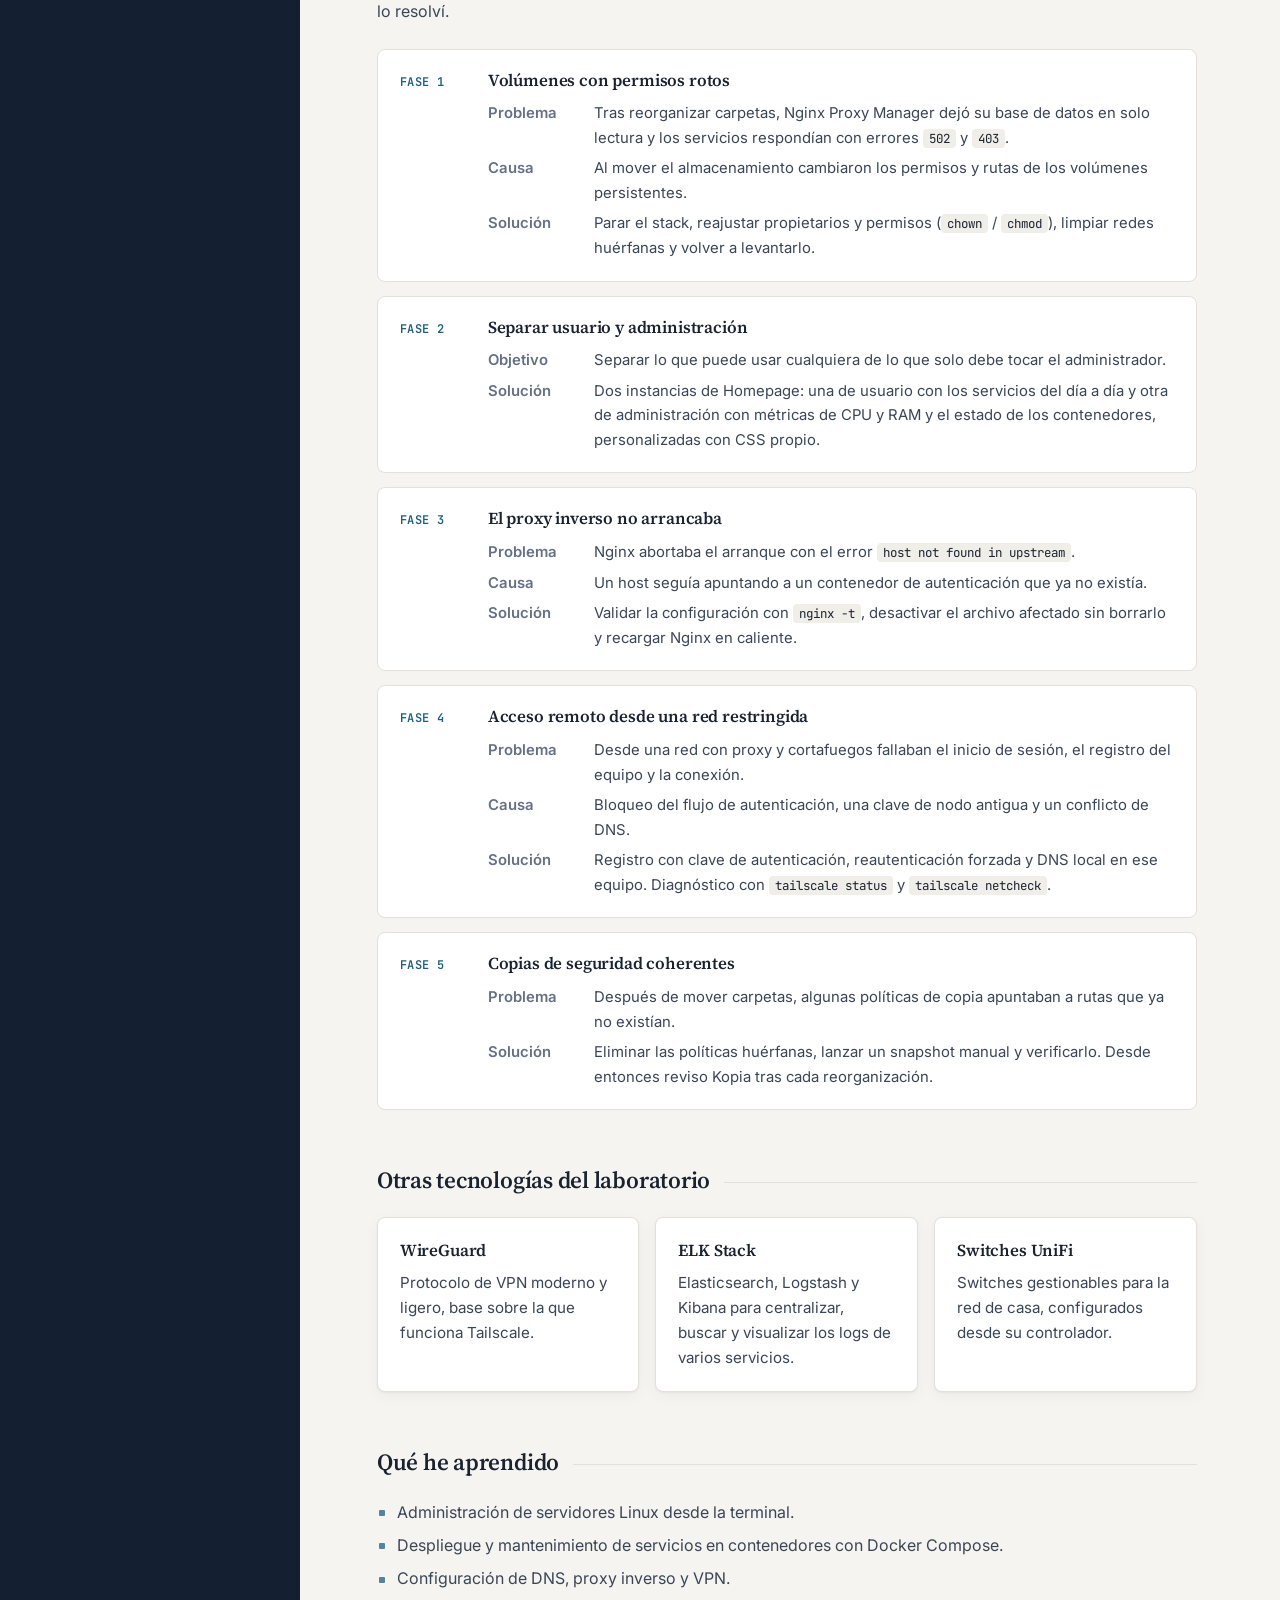
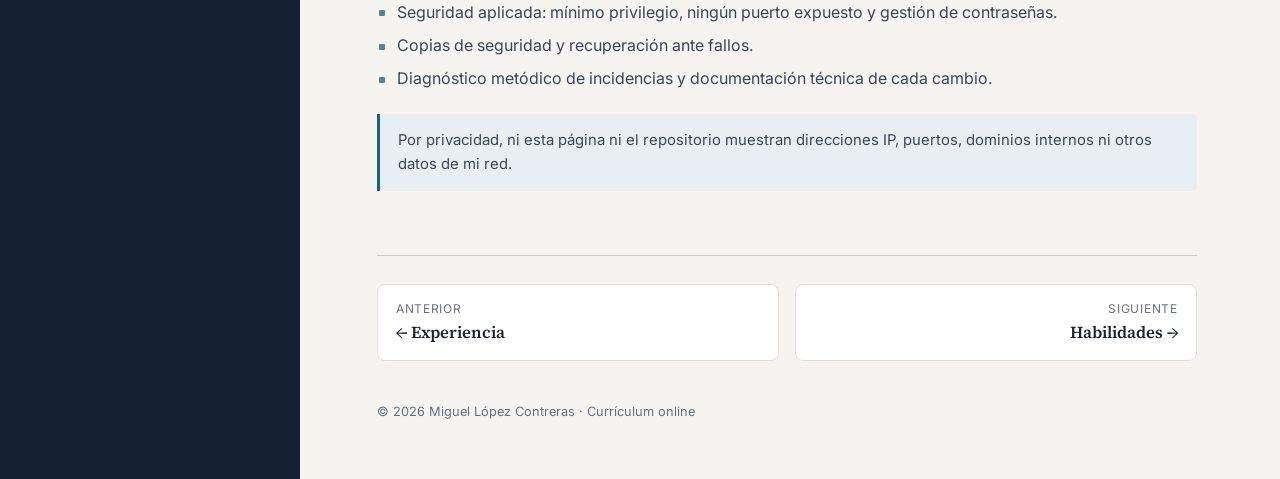
<file: proyectos.html>
<!DOCTYPE html>
<html lang="es">
<head>
  <meta charset="utf-8">
  <meta name="viewport" content="width=device-width, initial-scale=1">
  <title>Proyectos · Miguel López Contreras</title>
  <meta name="description" content="Homelab de Miguel López Contreras: servidor casero con Ubuntu Server y Docker.">
  <meta name="author" content="Miguel López Contreras">
  <meta name="theme-color" content="#142031">
  <meta property="og:type" content="profile">
  <meta property="og:title" content="Proyectos · Miguel López Contreras">
  <meta property="og:description" content="Homelab de Miguel López Contreras: servidor casero con Ubuntu Server y Docker.">
  <meta property="og:locale" content="es_ES">
  <link rel="icon" href="assets/img/favicon.svg" type="image/svg+xml">
  <link rel="preconnect" href="https://fonts.googleapis.com">
  <link rel="preconnect" href="https://fonts.gstatic.com" crossorigin>
  <link href="https://fonts.googleapis.com/css2?family=Inter:wght@400;600&family=JetBrains+Mono:wght@500;600&family=Source+Serif+4:opsz,wght@8..60,600&display=swap" rel="stylesheet">
  <link rel="stylesheet" href="assets/css/styles.css">
</head>
<body>
  <a class="skip-link" href="#contenido">Saltar al contenido</a>

  <div class="layout">
    <aside class="sidebar">
      <div class="sidebar-top">
        <a class="brand" href="index.html" aria-label="Inicio · Miguel López Contreras">
          <span class="monogram" aria-hidden="true">ML</span>
          <span>
            <span class="brand-name">Miguel López Contreras</span>
            <span class="brand-role">Técnico en Sistemas y Redes · Estudiante de DAW</span>
          </span>
        </a>
        <button class="menu-toggle" type="button" aria-expanded="false" aria-controls="panel-lateral">
          <svg viewBox="0 0 24 24" fill="none" stroke="currentColor" stroke-width="1.7" stroke-linecap="round" stroke-linejoin="round" aria-hidden="true"><path d="M4 7h16M4 12h16M4 17h16"/></svg><span>Menú</span>
        </button>
      </div>

      <div class="side-panel" id="panel-lateral">
        <nav class="nav" aria-label="Secciones">
          <ul>
            <li><a href="index.html"><span class="num">00</span>Inicio</a></li>
            <li><a href="formacion.html"><span class="num">01</span>Formación</a></li>
            <li><a href="experiencia.html"><span class="num">02</span>Experiencia</a></li>
            <li><a href="proyectos.html" aria-current="page"><span class="num">03</span>Proyectos</a></li>
            <li><a href="habilidades.html"><span class="num">04</span>Habilidades</a></li>
          </ul>
        </nav>

        <div class="contact">
          <p class="side-label">Contacto</p>
          <ul>
            <li><svg viewBox="0 0 24 24" fill="none" stroke="currentColor" stroke-width="1.7" stroke-linecap="round" stroke-linejoin="round" aria-hidden="true"><rect x="3.5" y="5.5" width="17" height="13" rx="1.5"/><path d="m4 7 8 6 8-6"/></svg><a href="mailto:miguellc2027@gmail.com">miguellc2027@gmail.com</a></li>
            <li><svg viewBox="0 0 24 24" fill="none" stroke="currentColor" stroke-width="1.7" stroke-linecap="round" stroke-linejoin="round" aria-hidden="true"><path d="M6.5 3.5h3l1.5 4.5-2 1.3a11 11 0 0 0 5.7 5.7l1.3-2 4.5 1.5v3a2 2 0 0 1-2 2A15.5 15.5 0 0 1 4.5 5.5a2 2 0 0 1 2-2z"/></svg><a href="tel:+34648176858">648 176 858</a></li>
            <li><svg viewBox="0 0 24 24" fill="none" stroke="currentColor" stroke-width="1.7" stroke-linecap="round" stroke-linejoin="round" aria-hidden="true"><path d="M12 21s-6.5-5.8-6.5-11.2a6.5 6.5 0 0 1 13 0C18.5 15.2 12 21 12 21z"/><circle cx="12" cy="9.8" r="2.3"/></svg><span>Estepona (Málaga)</span></li>
            <li><svg viewBox="0 0 24 24" fill="none" stroke="currentColor" stroke-width="1.7" stroke-linecap="round" stroke-linejoin="round" aria-hidden="true"><rect x="3" y="4.5" width="18" height="15" rx="2"/><circle cx="8.8" cy="10.5" r="2"/><path d="M5.8 16.2c.6-1.6 1.7-2.3 3-2.3s2.4.7 3 2.3"/><path d="M14.5 9.5h3.5M14.5 13h3.5"/></svg><a href="https://www.linkedin.com/in/miguel-l%C3%B3pez-contreras-653455366/" target="_blank" rel="noopener">LinkedIn</a></li>
            <li><svg viewBox="0 0 24 24" fill="none" stroke="currentColor" stroke-width="1.7" stroke-linecap="round" stroke-linejoin="round" aria-hidden="true"><path d="m8 7.5-4.5 4.5L8 16.5M16 7.5l4.5 4.5-4.5 4.5M13.6 5l-3.2 14"/></svg><a href="https://github.com/kiravsl2018" target="_blank" rel="noopener">GitHub</a></li>
          </ul>
        </div>

        <p class="side-foot">Actualizado en noviembre de 2026</p>
      </div>
    </aside>

    <main class="main" id="contenido">
      <div class="content">
        <header class="page-head">
          <p class="eyebrow">03 · Proyectos</p>
          <h1>Homelab: mi propio servidor</h1>
          <p class="lead">Un servidor casero con Ubuntu Server y Docker que he montado y administro yo mismo. Me sirve como nube personal y, sobre todo, como laboratorio para practicar administración de sistemas, redes y seguridad en un entorno real.</p>
          <div class="actions">
            <a class="btn" href="https://github.com/kiravsl2018/HOMELAB-My-Own-Server" target="_blank" rel="noopener">Ver la bitácora en GitHub <svg viewBox="0 0 24 24" fill="none" stroke="currentColor" stroke-width="1.7" stroke-linecap="round" stroke-linejoin="round" aria-hidden="true"><path d="M14 4h6v6M20 4l-9 9M18 14v5a1 1 0 0 1-1 1H5a1 1 0 0 1-1-1V7a1 1 0 0 1 1-1h5"/></svg></a>
          </div>
        </header>

        <section class="section" aria-label="Resumen del proyecto">
          <dl class="facts">
            <div><dt>Sistema</dt><dd>Ubuntu Server sin entorno gráfico</dd></div>
            <div><dt>Servicios</dt><dd>Docker Compose, un stack por servicio</dd></div>
            <div><dt>Acceso remoto</dt><dd>Tailscale, sin puertos abiertos</dd></div>
            <div><dt>Copias</dt><dd>Kopia, incrementales y cifradas</dd></div>
          </dl>
        </section>

        <section class="section">
          <h2>Para qué sirve</h2>
          <div class="grid grid-3">
            <div class="card">
              <h3>Nube personal</h3>
              <p>Archivos, calendario y sincronización con Nextcloud, contraseñas con Vaultwarden y bases de datos con NocoDB, todo alojado en casa.</p>
            </div>
            <div class="card">
              <h3>Red de casa más segura</h3>
              <p>AdGuard Home filtra anuncios y rastreadores en todos los dispositivos de la red y resuelve los nombres de los servicios internos.</p>
            </div>
            <div class="card">
              <h3>Laboratorio de aprendizaje</h3>
              <p>Pongo en práctica Linux, contenedores, DNS, proxies, VPN y copias de seguridad, y documento cada incidencia en una bitácora.</p>
            </div>
          </div>
        </section>

        <section class="section">
          <h2>Cómo está organizado</h2>
          <div class="diagram" role="img" aria-label="Esquema: las peticiones entran por AdGuard Home desde casa o por Tailscale desde fuera, pasan por Nginx Proxy Manager y llegan al panel de usuario, al panel de administración o a las copias de Kopia.">
            <div class="d-col">
              <div class="d-col-title">Entrada</div>
              <div class="node"><strong>AdGuard Home</strong><span>Desde casa · DNS local</span></div>
              <div class="node"><strong>Tailscale</strong><span>Desde fuera · túnel cifrado</span></div>
            </div>
            <div class="arrow"><svg viewBox="0 0 24 24" fill="none" stroke="currentColor" stroke-width="1.7" stroke-linecap="round" stroke-linejoin="round" aria-hidden="true"><path d="M5 12h14M13 6l6 6-6 6"/></svg></div>
            <div class="d-col">
              <div class="d-col-title">Enrutado</div>
              <div class="node node-core"><strong>Nginx Proxy Manager</strong><span>Proxy inverso</span></div>
            </div>
            <div class="arrow"><svg viewBox="0 0 24 24" fill="none" stroke="currentColor" stroke-width="1.7" stroke-linecap="round" stroke-linejoin="round" aria-hidden="true"><path d="M5 12h14M13 6l6 6-6 6"/></svg></div>
            <div class="d-col">
              <div class="d-col-title">Servicios</div>
              <div class="node"><strong>Homepage User</strong><span>Nextcloud · Vaultwarden · NocoDB</span></div>
              <div class="node node-admin"><strong>Homepage Admin</strong><span>Portainer · Kopia · Nginx Proxy Manager</span></div>
              <div class="node"><strong>Kopia</strong><span>Snapshots de los datos</span></div>
            </div>
          </div>
          <p class="diagram-note">Cada servicio corre en su propio stack de Docker Compose. Lo de uso diario cuelga del panel de usuario; lo delicado solo es accesible desde el panel de administración.</p>

          <h3 style="margin:32px 0 16px">Cómo viaja una petición</h3>
          <ol class="steps">
            <li><div><strong>Resolver el nombre.</strong> Desde casa, AdGuard Home traduce el nombre del servicio a la dirección del servidor y, de paso, filtra publicidad para toda la red.</div></li>
            <li><div><strong>Entrar en la red.</strong> Desde fuera no hay ningún puerto abierto en el router: entro por el túnel cifrado de Tailscale como si estuviera en casa.</div></li>
            <li><div><strong>Elegir el servicio.</strong> Todas las peticiones llegan a Nginx Proxy Manager, que las reenvía al contenedor correcto según el nombre pedido.</div></li>
            <li><div><strong>Separar usuario y administración.</strong> Lo cotidiano está en el panel de usuario; Portainer, Kopia y el propio proxy, solo en el de administración.</div></li>
            <li><div><strong>Guardar el estado.</strong> Kopia hace snapshots de los datos de los servicios para poder volver atrás si algo falla.</div></li>
          </ol>
        </section>

        <section class="section">
          <h2>Servicios</h2>
          <div class="table-wrap">
            <table>
              <thead><tr><th scope="col">Servicio</th><th scope="col">Función</th><th scope="col">Panel</th></tr></thead>
              <tbody>
                <tr><td>Nextcloud</td><td>Nube personal: archivos, calendario y sincronización</td><td>Usuario</td></tr>
                <tr><td>Vaultwarden</td><td>Gestor de contraseñas autoalojado</td><td>Usuario</td></tr>
                <tr><td>NocoDB</td><td>Bases de datos con interfaz de hoja de cálculo</td><td>Usuario</td></tr>
                <tr><td>Homepage (×2)</td><td>Paneles de acceso separados para usuario y administración</td><td>Ambos</td></tr>
                <tr><td>Portainer</td><td>Gestión de contenedores, volúmenes y redes</td><td>Admin</td></tr>
                <tr><td>Nginx Proxy Manager</td><td>Proxy inverso y gestión de hosts</td><td>Admin</td></tr>
                <tr><td>AdGuard Home</td><td>DNS local y bloqueo de publicidad</td><td>Admin</td></tr>
                <tr><td>Kopia</td><td>Copias de seguridad y restauración</td><td>Admin</td></tr>
                <tr><td>Tailscale</td><td>Acceso remoto seguro a todo lo anterior</td><td>Admin</td></tr>
              </tbody>
            </table>
          </div>
        </section>

        <section class="section">
          <h2>Decisiones de diseño</h2>
          <p class="section-intro">Cada pieza responde a un problema concreto.</p>
          <div class="table-wrap">
            <table>
              <thead><tr><th scope="col">Decisión</th><th scope="col">Motivo</th></tr></thead>
              <tbody>
                <tr><td>Ningún puerto abierto en el router</td><td>Tailscale crea el túnel desde dentro hacia fuera, así que el servidor no queda expuesto a internet.</td></tr>
                <tr><td>Un stack de Docker Compose por servicio</td><td>Si un servicio falla o se actualiza, el resto sigue funcionando. Cada uno tiene sus volúmenes y su red.</td></tr>
                <tr><td>Proxy inverso delante de todo</td><td>Un único punto desde el que gestionar todos los accesos, con un nombre por servicio.</td></tr>
                <tr><td>DNS propio con AdGuard Home</td><td>Reescrituras DNS para los dominios internos y bloqueo de publicidad en toda la red sin instalar nada en los dispositivos.</td></tr>
                <tr><td>Paneles separados de usuario y administración</td><td>Principio de mínimo privilegio: quien solo usa los servicios no ve las herramientas que pueden tumbarlos.</td></tr>
                <tr><td>Copias incrementales y deduplicadas</td><td>Kopia solo guarda lo que ha cambiado, así que se pueden hacer snapshots a menudo sin llenar el disco.</td></tr>
                <tr><td>Servidor sin entorno gráfico</td><td>Menos consumo de memoria, menos paquetes que actualizar y menos superficie de ataque.</td></tr>
              </tbody>
            </table>
          </div>
        </section>

        <section class="section">
          <h2>Incidencias resueltas</h2>
          <p class="section-intro">Extracto de la bitácora del proyecto: cada fase es un problema real del montaje y cómo lo resolví.</p>
          <div class="incidents">
            <article class="incident">
              <div class="incident-phase">Fase 1</div>
              <div>
                <h3>Volúmenes con permisos rotos</h3>
                <dl>
                  <dt>Problema</dt><dd>Tras reorganizar carpetas, Nginx Proxy Manager dejó su base de datos en solo lectura y los servicios respondían con errores <code>502</code> y <code>403</code>.</dd>
                  <dt>Causa</dt><dd>Al mover el almacenamiento cambiaron los permisos y rutas de los volúmenes persistentes.</dd>
                  <dt>Solución</dt><dd>Parar el stack, reajustar propietarios y permisos (<code>chown</code> / <code>chmod</code>), limpiar redes huérfanas y volver a levantarlo.</dd>
                </dl>
              </div>
            </article>
            <article class="incident">
              <div class="incident-phase">Fase 2</div>
              <div>
                <h3>Separar usuario y administración</h3>
                <dl>
                  <dt>Objetivo</dt><dd>Separar lo que puede usar cualquiera de lo que solo debe tocar el administrador.</dd>
                  <dt>Solución</dt><dd>Dos instancias de Homepage: una de usuario con los servicios del día a día y otra de administración con métricas de CPU y RAM y el estado de los contenedores, personalizadas con CSS propio.</dd>
                </dl>
              </div>
            </article>
            <article class="incident">
              <div class="incident-phase">Fase 3</div>
              <div>
                <h3>El proxy inverso no arrancaba</h3>
                <dl>
                  <dt>Problema</dt><dd>Nginx abortaba el arranque con el error <code>host not found in upstream</code>.</dd>
                  <dt>Causa</dt><dd>Un host seguía apuntando a un contenedor de autenticación que ya no existía.</dd>
                  <dt>Solución</dt><dd>Validar la configuración con <code>nginx -t</code>, desactivar el archivo afectado sin borrarlo y recargar Nginx en caliente.</dd>
                </dl>
              </div>
            </article>
            <article class="incident">
              <div class="incident-phase">Fase 4</div>
              <div>
                <h3>Acceso remoto desde una red restringida</h3>
                <dl>
                  <dt>Problema</dt><dd>Desde una red con proxy y cortafuegos fallaban el inicio de sesión, el registro del equipo y la conexión.</dd>
                  <dt>Causa</dt><dd>Bloqueo del flujo de autenticación, una clave de nodo antigua y un conflicto de DNS.</dd>
                  <dt>Solución</dt><dd>Registro con clave de autenticación, reautenticación forzada y DNS local en ese equipo. Diagnóstico con <code>tailscale status</code> y <code>tailscale netcheck</code>.</dd>
                </dl>
              </div>
            </article>
            <article class="incident">
              <div class="incident-phase">Fase 5</div>
              <div>
                <h3>Copias de seguridad coherentes</h3>
                <dl>
                  <dt>Problema</dt><dd>Después de mover carpetas, algunas políticas de copia apuntaban a rutas que ya no existían.</dd>
                  <dt>Solución</dt><dd>Eliminar las políticas huérfanas, lanzar un snapshot manual y verificarlo. Desde entonces reviso Kopia tras cada reorganización.</dd>
                </dl>
              </div>
            </article>
          </div>
        </section>

        <section class="section">
          <h2>Otras tecnologías del laboratorio</h2>
          <div class="grid grid-3">
            <div class="card">
              <h3>WireGuard</h3>
              <p>Protocolo de VPN moderno y ligero, base sobre la que funciona Tailscale.</p>
            </div>
            <div class="card">
              <h3>ELK Stack</h3>
              <p>Elasticsearch, Logstash y Kibana para centralizar, buscar y visualizar los logs de varios servicios.</p>
            </div>
            <div class="card">
              <h3>Switches UniFi</h3>
              <p>Switches gestionables para la red de casa, configurados desde su controlador.</p>
            </div>
          </div>
        </section>

        <section class="section">
          <h2>Qué he aprendido</h2>
          <ul class="list">
            <li>Administración de servidores Linux desde la terminal.</li>
            <li>Despliegue y mantenimiento de servicios en contenedores con Docker Compose.</li>
            <li>Configuración de DNS, proxy inverso y VPN.</li>
            <li>Seguridad aplicada: mínimo privilegio, ningún puerto expuesto y gestión de contraseñas.</li>
            <li>Copias de seguridad y recuperación ante fallos.</li>
            <li>Diagnóstico metódico de incidencias y documentación técnica de cada cambio.</li>
          </ul>
          <div class="note" style="margin-top:22px">
            <p>Por privacidad, ni esta página ni el repositorio muestran direcciones IP, puertos, dominios internos ni otros datos de mi red.</p>
          </div>
        </section>

      <nav class="pager" aria-label="Paginación">
        <a class="prev" href="experiencia.html"><small>Anterior</small><span>← Experiencia</span></a>
        <a class="next" href="habilidades.html"><small>Siguiente</small><span>Habilidades →</span></a>
      </nav>

        <footer class="site-foot">© 2026 Miguel López Contreras · Currículum online</footer>
      </div>
    </main>
  </div>

  <script src="assets/js/main.js"></script>
</body>
</html>
</file>
<file: assets/css/styles.css>
/* ==========================================================================
   Miguel López Contreras · CV online
   Hoja de estilos común para todas las páginas
   ========================================================================== */

:root {
  /* Colores */
  --paper: #f5f4f0;
  --surface: #ffffff;
  --ink: #1a2230;
  --ink-soft: #3a4556;
  --muted: #667085;
  --line: #e2e0d9;
  --line-strong: #cfccc2;
  --side: #142031;
  --side-ink: #e8ecf2;
  --side-muted: #9aa6b8;
  --side-line: rgba(255, 255, 255, 0.09);
  --accent: #1f5f7d;
  --accent-strong: #174a62;
  --accent-soft: #e7eff3;
  --ok: #2f7a4f;

  /* Tipografía */
  --serif: "Source Serif 4", Georgia, "Times New Roman", serif;
  --sans: "Inter", system-ui, -apple-system, "Segoe UI", Roboto, Arial, sans-serif;
  --mono: "JetBrains Mono", ui-monospace, "SFMono-Regular", Menlo, Consolas, monospace;

  /* Medidas */
  --side-w: 300px;
  --radius: 8px;
  --radius-sm: 5px;
  --shadow: 0 1px 2px rgba(20, 32, 49, 0.05), 0 4px 16px rgba(20, 32, 49, 0.04);
}

*,
*::before,
*::after {
  box-sizing: border-box;
}

html {
  -webkit-text-size-adjust: 100%;
  scroll-behavior: smooth;
}

body {
  margin: 0;
  background: var(--paper);
  color: var(--ink);
  font-family: var(--sans);
  font-size: 16px;
  line-height: 1.65;
  -webkit-font-smoothing: antialiased;
}

a {
  color: var(--accent);
  text-decoration-thickness: 1px;
  text-underline-offset: 3px;
}

a:hover {
  color: var(--accent-strong);
}

:focus-visible {
  outline: 2px solid var(--accent);
  outline-offset: 3px;
  border-radius: 3px;
}

img,
svg {
  display: block;
  max-width: 100%;
}

.skip-link {
  position: absolute;
  left: -9999px;
  top: 0;
  z-index: 100;
  padding: 10px 16px;
  background: var(--surface);
  color: var(--ink);
}

.skip-link:focus {
  left: 12px;
  top: 12px;
}

/* ==========================================================================
   Estructura general: barra lateral + contenido
   ========================================================================== */

.layout {
  display: grid;
  grid-template-columns: var(--side-w) minmax(0, 1fr);
  min-height: 100vh;
  background: linear-gradient(to right, var(--side) var(--side-w), transparent var(--side-w));
}

/* ---------- Barra lateral ---------- */

.sidebar {
  position: sticky;
  top: 0;
  height: 100vh;
  overflow-y: auto;
  display: flex;
  flex-direction: column;
  background: var(--side);
  color: var(--side-ink);
  padding: 40px 32px 28px;
}

.brand {
  display: flex;
  flex-direction: column;
  gap: 18px;
  text-decoration: none;
  color: inherit;
}

.brand:hover {
  color: inherit;
}

.monogram {
  display: grid;
  place-items: center;
  width: 56px;
  height: 56px;
  border: 1px solid rgba(255, 255, 255, 0.28);
  border-radius: 50%;
  font-family: var(--serif);
  font-size: 1.35rem;
  font-weight: 600;
  letter-spacing: 0.02em;
}

.brand-name,
.brand-role {
  display: block;
}

.brand-name {
  margin: 0;
  font-family: var(--serif);
  font-size: 1.6rem;
  font-weight: 600;
  line-height: 1.2;
  letter-spacing: -0.005em;
}

.brand-role {
  margin: 6px 0 0;
  color: var(--side-muted);
  font-size: 0.9rem;
  line-height: 1.45;
}

.side-panel {
  display: flex;
  flex-direction: column;
  flex: 1;
}

.nav {
  margin-top: 36px;
  padding-top: 24px;
  border-top: 1px solid var(--side-line);
}

.nav ul {
  list-style: none;
  margin: 0;
  padding: 0;
  display: grid;
  gap: 2px;
}

.nav a {
  display: flex;
  align-items: center;
  gap: 12px;
  padding: 9px 12px;
  margin: 0 -12px;
  border-radius: var(--radius-sm);
  color: var(--side-muted);
  font-size: 0.95rem;
  text-decoration: none;
  transition: background-color 0.15s ease, color 0.15s ease;
}

.nav a .num {
  font-family: var(--mono);
  font-size: 0.72rem;
  color: rgba(154, 166, 184, 0.7);
}

.nav a:hover {
  background: rgba(255, 255, 255, 0.05);
  color: var(--side-ink);
}

.nav a[aria-current="page"] {
  background: rgba(255, 255, 255, 0.08);
  color: #fff;
}

.nav a[aria-current="page"] .num {
  color: #8fc1d9;
}

.contact {
  margin-top: 28px;
  padding-top: 24px;
  border-top: 1px solid var(--side-line);
}

.side-label {
  margin: 0 0 12px;
  color: var(--side-muted);
  font-size: 0.72rem;
  font-weight: 600;
  letter-spacing: 0.12em;
  text-transform: uppercase;
}

.contact ul {
  list-style: none;
  margin: 0;
  padding: 0;
  display: grid;
  gap: 10px;
}

.contact li {
  display: flex;
  align-items: flex-start;
  gap: 10px;
  font-size: 0.88rem;
  line-height: 1.4;
  word-break: break-word;
}

.contact svg {
  flex: none;
  width: 16px;
  height: 16px;
  margin-top: 1px;
  color: var(--side-muted);
}

.contact a {
  color: var(--side-ink);
  text-decoration: none;
}

.contact a:hover {
  color: #fff;
  text-decoration: underline;
}

.side-foot {
  margin-top: auto;
  padding-top: 28px;
  color: var(--side-muted);
  font-size: 0.75rem;
}

.menu-toggle {
  display: none;
}

/* ---------- Contenido ---------- */

.main {
  min-width: 0;
  padding: 72px clamp(24px, 6vw, 88px) 56px;
}

.content {
  max-width: 820px;
}

.page-head {
  padding-bottom: 32px;
  margin-bottom: 40px;
  border-bottom: 1px solid var(--line-strong);
}

.eyebrow {
  margin: 0 0 12px;
  color: var(--accent);
  font-size: 0.78rem;
  font-weight: 600;
  letter-spacing: 0.14em;
  text-transform: uppercase;
}

h1,
h2,
h3 {
  font-family: var(--serif);
  color: var(--ink);
  font-weight: 600;
  letter-spacing: -0.01em;
}

h1 {
  margin: 0;
  font-size: clamp(2rem, 4vw, 2.75rem);
  line-height: 1.12;
}

.lead {
  margin: 18px 0 0;
  max-width: 64ch;
  color: var(--ink-soft);
  font-size: 1.1rem;
  line-height: 1.65;
}

.section {
  margin-bottom: 56px;
}

.section > h2 {
  display: flex;
  align-items: baseline;
  gap: 14px;
  margin: 0 0 22px;
  font-size: 1.45rem;
  line-height: 1.25;
}

.section > h2::after {
  content: "";
  flex: 1;
  height: 1px;
  background: var(--line);
  transform: translateY(-5px);
}

.section-intro {
  margin: -8px 0 24px;
  max-width: 66ch;
  color: var(--ink-soft);
}

h3 {
  margin: 0;
  font-size: 1.15rem;
  line-height: 1.3;
}

p {
  margin: 0 0 14px;
}

.muted {
  color: var(--muted);
}

/* ==========================================================================
   Componentes
   ========================================================================== */

/* ---------- Tarjetas ---------- */

.grid {
  display: grid;
  gap: 16px;
}

.grid-2 {
  grid-template-columns: repeat(2, minmax(0, 1fr));
}

.grid-3 {
  grid-template-columns: repeat(3, minmax(0, 1fr));
}

.card {
  background: var(--surface);
  border: 1px solid var(--line);
  border-radius: var(--radius);
  padding: 22px 22px 20px;
  box-shadow: var(--shadow);
}

.card h3 {
  margin-bottom: 8px;
  font-size: 1.05rem;
}

.card p {
  color: var(--ink-soft);
  font-size: 0.95rem;
}

.card p:last-child,
.card ul:last-child {
  margin-bottom: 0;
}

.card-kicker {
  display: block;
  margin-bottom: 10px;
  color: var(--muted);
  font-family: var(--mono);
  font-size: 0.72rem;
  letter-spacing: 0.04em;
  text-transform: uppercase;
}

a.card {
  display: flex;
  flex-direction: column;
  color: inherit;
  text-decoration: none;
  transition: border-color 0.15s ease, transform 0.15s ease;
}

a.card:hover {
  border-color: var(--accent);
  color: inherit;
  transform: translateY(-2px);
}

.card-link {
  margin-top: auto;
  padding-top: 12px;
  color: var(--accent);
  font-size: 0.88rem;
  font-weight: 600;
}

/* ---------- Datos clave ---------- */

.facts {
  display: grid;
  grid-template-columns: repeat(4, minmax(0, 1fr));
  margin: 0;
  background: var(--surface);
  border: 1px solid var(--line);
  border-radius: var(--radius);
  box-shadow: var(--shadow);
}

.facts div {
  padding: 18px 20px;
  border-left: 1px solid var(--line);
}

.facts div:first-child {
  border-left: 0;
}

.facts dt {
  margin-bottom: 4px;
  color: var(--muted);
  font-size: 0.75rem;
  font-weight: 600;
  letter-spacing: 0.08em;
  text-transform: uppercase;
}

.facts dd {
  margin: 0;
  font-family: var(--serif);
  font-size: 1.05rem;
  font-weight: 600;
  line-height: 1.35;
}

/* ---------- Línea de tiempo (formación / experiencia) ---------- */

.timeline {
  list-style: none;
  margin: 0;
  padding: 0;
}

.entry {
  display: grid;
  grid-template-columns: 150px minmax(0, 1fr);
  gap: 28px;
  padding: 26px 0;
  border-top: 1px solid var(--line);
}

.entry:first-child {
  border-top: 0;
  padding-top: 0;
}

.entry-date {
  color: var(--muted);
  font-size: 0.88rem;
  line-height: 1.45;
}

.entry-date strong {
  display: block;
  color: var(--ink);
  font-weight: 600;
}

.entry-body h3 {
  margin-bottom: 4px;
}

.entry-meta {
  margin: 0 0 14px;
  color: var(--muted);
  font-size: 0.93rem;
}

.badge {
  display: inline-block;
  margin-left: 8px;
  padding: 2px 9px;
  border-radius: 999px;
  background: var(--accent-soft);
  color: var(--accent-strong);
  font-family: var(--sans);
  font-size: 0.72rem;
  font-weight: 600;
  letter-spacing: 0.02em;
  vertical-align: 3px;
}

.badge-ok {
  background: #e8f3ec;
  color: var(--ok);
}

/* ---------- Listas ---------- */

.list {
  margin: 0 0 14px;
  padding: 0;
  list-style: none;
}

.list li {
  position: relative;
  padding-left: 20px;
  margin-bottom: 7px;
  color: var(--ink-soft);
}

.list li::before {
  content: "";
  position: absolute;
  left: 2px;
  top: 0.72em;
  width: 6px;
  height: 6px;
  border-radius: 1px;
  background: var(--accent);
  opacity: 0.75;
}

.list li strong {
  color: var(--ink);
  font-weight: 600;
}

/* ---------- Grupos de funciones ---------- */

.duties {
  display: grid;
  grid-template-columns: repeat(2, minmax(0, 1fr));
  gap: 14px;
  margin: 6px 0 18px;
}

.duty {
  padding: 16px 18px;
  background: var(--surface);
  border: 1px solid var(--line);
  border-radius: var(--radius);
}

.duty h4 {
  margin: 0 0 8px;
  font-size: 0.82rem;
  font-weight: 600;
  letter-spacing: 0.06em;
  text-transform: uppercase;
  color: var(--accent-strong);
}

.duty .list {
  margin: 0;
}

.duty .list li {
  font-size: 0.93rem;
  margin-bottom: 5px;
}

/* ---------- Etiquetas de tecnología ---------- */

.tags {
  display: flex;
  flex-wrap: wrap;
  gap: 7px;
  margin: 0;
  padding: 0;
  list-style: none;
}

.tags li {
  padding: 4px 11px;
  border: 1px solid var(--line-strong);
  border-radius: 999px;
  background: var(--surface);
  color: var(--ink-soft);
  font-size: 0.83rem;
  line-height: 1.5;
}

.tags-label {
  margin: 18px 0 10px;
  color: var(--muted);
  font-size: 0.75rem;
  font-weight: 600;
  letter-spacing: 0.08em;
  text-transform: uppercase;
}

/* ---------- Niveles de habilidad ---------- */

.levels {
  margin: 0;
  padding: 0;
  list-style: none;
  background: var(--surface);
  border: 1px solid var(--line);
  border-radius: var(--radius);
  box-shadow: var(--shadow);
}

.level {
  display: grid;
  grid-template-columns: minmax(0, 1fr) auto 104px;
  align-items: center;
  gap: 18px;
  padding: 15px 20px;
  border-top: 1px solid var(--line);
}

.level:first-child {
  border-top: 0;
}

.level-name {
  font-weight: 600;
}

.level-name small {
  display: block;
  color: var(--muted);
  font-size: 0.82rem;
  font-weight: 400;
}

.level-meter {
  display: flex;
  gap: 4px;
}

.level-meter span {
  width: 30px;
  height: 6px;
  border-radius: 3px;
  background: var(--line);
}

.level-meter span.on {
  background: var(--accent);
}

.level-text {
  color: var(--muted);
  font-size: 0.85rem;
  text-align: right;
}

.legend {
  margin: 12px 0 0;
  color: var(--muted);
  font-size: 0.82rem;
}

/* ---------- Tabla ---------- */

.table-wrap {
  overflow-x: auto;
  background: var(--surface);
  border: 1px solid var(--line);
  border-radius: var(--radius);
  box-shadow: var(--shadow);
}

table {
  width: 100%;
  border-collapse: collapse;
  font-size: 0.93rem;
}

th,
td {
  padding: 13px 18px;
  text-align: left;
  vertical-align: top;
  border-top: 1px solid var(--line);
}

thead th {
  border-top: 0;
  background: #faf9f6;
  color: var(--muted);
  font-size: 0.75rem;
  font-weight: 600;
  letter-spacing: 0.08em;
  text-transform: uppercase;
}

td:first-child {
  width: 34%;
  color: var(--ink);
  font-weight: 600;
}

td {
  color: var(--ink-soft);
}

/* ---------- Diagrama del homelab ---------- */

.diagram {
  display: grid;
  grid-template-columns: 1fr 28px 1fr 28px 1.25fr;
  align-items: center;
  gap: 6px;
  padding: 24px;
  background: var(--surface);
  border: 1px solid var(--line);
  border-radius: var(--radius);
  box-shadow: var(--shadow);
}

.d-col {
  display: grid;
  gap: 10px;
}

.d-col-title {
  color: var(--muted);
  font-size: 0.7rem;
  font-weight: 600;
  letter-spacing: 0.1em;
  text-transform: uppercase;
  text-align: center;
}

.node {
  padding: 11px 12px;
  border: 1px solid var(--line-strong);
  border-radius: var(--radius-sm);
  background: #fbfbf9;
  text-align: center;
  font-size: 0.88rem;
  line-height: 1.35;
}

.node strong {
  display: block;
  font-weight: 600;
  color: var(--ink);
}

.node span {
  color: var(--muted);
  font-size: 0.78rem;
}

.node-core {
  border-color: var(--accent);
  background: var(--accent-soft);
}

.node-admin {
  border-style: dashed;
}

.arrow {
  display: grid;
  place-items: center;
  color: var(--line-strong);
}

.arrow svg {
  width: 22px;
  height: 22px;
}

.diagram-note {
  margin: 12px 0 0;
  color: var(--muted);
  font-size: 0.85rem;
}

/* ---------- Pasos numerados ---------- */

.steps {
  counter-reset: step;
  margin: 0;
  padding: 0;
  list-style: none;
  display: grid;
  gap: 12px;
}

.steps li {
  counter-increment: step;
  display: grid;
  grid-template-columns: 34px minmax(0, 1fr);
  gap: 14px;
  color: var(--ink-soft);
}

.steps li::before {
  content: counter(step);
  display: grid;
  place-items: center;
  width: 30px;
  height: 30px;
  border: 1px solid var(--accent);
  border-radius: 50%;
  color: var(--accent);
  font-family: var(--serif);
  font-weight: 600;
  font-size: 0.95rem;
}

.steps li strong {
  color: var(--ink);
}

/* ---------- Incidencias ---------- */

.incidents {
  display: grid;
  gap: 14px;
}

.incident {
  display: grid;
  grid-template-columns: 70px minmax(0, 1fr);
  gap: 18px;
  padding: 20px 22px;
  background: var(--surface);
  border: 1px solid var(--line);
  border-radius: var(--radius);
}

.incident-phase {
  color: var(--accent);
  font-family: var(--mono);
  font-size: 0.75rem;
  font-weight: 600;
  letter-spacing: 0.04em;
  text-transform: uppercase;
  padding-top: 3px;
}

.incident h3 {
  margin-bottom: 10px;
  font-size: 1.05rem;
}

.incident dl {
  display: grid;
  grid-template-columns: 92px minmax(0, 1fr);
  gap: 6px 14px;
  margin: 0;
  font-size: 0.93rem;
}

.incident dt {
  color: var(--muted);
  font-weight: 600;
}

.incident dd {
  margin: 0;
  color: var(--ink-soft);
}

code {
  padding: 1px 6px;
  border-radius: 4px;
  background: #f0eee8;
  color: var(--ink);
  font-family: var(--mono);
  font-size: 0.84em;
}

/* ---------- Aviso / nota ---------- */

.note {
  padding: 14px 18px;
  border-left: 3px solid var(--accent);
  border-radius: 0 var(--radius-sm) var(--radius-sm) 0;
  background: var(--accent-soft);
  color: var(--ink-soft);
  font-size: 0.93rem;
}

.note p:last-child {
  margin: 0;
}

/* ---------- Botones ---------- */

.actions {
  display: flex;
  flex-wrap: wrap;
  gap: 10px;
  margin-top: 26px;
}

.btn {
  display: inline-flex;
  align-items: center;
  gap: 8px;
  padding: 10px 18px;
  border: 1px solid var(--accent);
  border-radius: var(--radius-sm);
  background: var(--accent);
  color: #fff;
  font-size: 0.92rem;
  font-weight: 600;
  text-decoration: none;
  transition: background-color 0.15s ease, color 0.15s ease;
}

.btn:hover {
  background: var(--accent-strong);
  color: #fff;
}

.btn-ghost {
  background: transparent;
  color: var(--accent);
}

.btn-ghost:hover {
  background: var(--accent-soft);
  color: var(--accent-strong);
}

.btn svg {
  flex: none;
  width: 16px;
  height: 16px;
}

/* ---------- Paginación inferior ---------- */

.pager {
  display: grid;
  grid-template-columns: 1fr 1fr;
  gap: 16px;
  margin-top: 64px;
  padding-top: 28px;
  border-top: 1px solid var(--line-strong);
}

.pager a {
  display: block;
  padding: 14px 18px;
  border: 1px solid var(--line);
  border-radius: var(--radius);
  background: var(--surface);
  color: var(--ink);
  text-decoration: none;
  transition: border-color 0.15s ease;
}

.pager a:hover {
  border-color: var(--accent);
  color: var(--ink);
}

.pager small {
  display: block;
  color: var(--muted);
  font-size: 0.75rem;
  letter-spacing: 0.06em;
  text-transform: uppercase;
}

.pager span {
  font-family: var(--serif);
  font-weight: 600;
  font-size: 1.05rem;
}

.pager .next {
  grid-column: 2;
  text-align: right;
}

.site-foot {
  margin-top: 40px;
  color: var(--muted);
  font-size: 0.8rem;
}

/* ==========================================================================
   Responsive
   ========================================================================== */

@media (max-width: 1100px) {
  .facts {
    grid-template-columns: repeat(2, minmax(0, 1fr));
  }

  .facts div:nth-child(3) {
    border-left: 0;
  }

  .facts div:nth-child(n + 3) {
    border-top: 1px solid var(--line);
  }

  .diagram {
    grid-template-columns: 1fr;
    gap: 4px;
  }

  .arrow {
    transform: rotate(90deg);
    padding: 2px 0;
  }

  .d-col {
    grid-template-columns: repeat(auto-fit, minmax(150px, 1fr));
  }

  .d-col-title {
    grid-column: 1 / -1;
  }
}

@media (max-width: 900px) {
  .layout {
    grid-template-columns: 1fr;
    background: none;
  }

  .sidebar {
    position: sticky;
    top: 0;
    z-index: 20;
    height: auto;
    max-height: 100vh;
    padding: 14px 20px;
  }

  .sidebar-top {
    display: flex;
    align-items: center;
    justify-content: space-between;
    gap: 16px;
  }

  .brand {
    flex-direction: row;
    align-items: center;
    gap: 12px;
  }

  .monogram {
    width: 40px;
    height: 40px;
    font-size: 1rem;
  }

  .brand-name {
    font-size: 1.12rem;
  }

  .brand-role {
    margin-top: 1px;
    font-size: 0.78rem;
  }

  .menu-toggle {
    display: inline-flex;
    align-items: center;
    gap: 8px;
    padding: 8px 12px;
    border: 1px solid rgba(255, 255, 255, 0.22);
    border-radius: var(--radius-sm);
    background: transparent;
    color: var(--side-ink);
    font: inherit;
    font-size: 0.85rem;
    cursor: pointer;
  }

  .menu-toggle svg {
    flex: none;
    width: 18px;
    height: 18px;
  }

  .side-panel {
    display: none;
    padding-bottom: 10px;
  }

  .sidebar.open .side-panel {
    display: flex;
  }

  .nav {
    margin-top: 16px;
    padding-top: 14px;
  }

  .contact {
    margin-top: 16px;
    padding-top: 16px;
  }

  .side-foot {
    padding-top: 16px;
  }

  .main {
    padding: 40px 20px 40px;
  }

  .page-head {
    padding-bottom: 24px;
    margin-bottom: 32px;
  }
}

@media (max-width: 680px) {
  body {
    font-size: 15.5px;
  }

  .grid-2,
  .grid-3,
  .duties {
    grid-template-columns: 1fr;
  }

  .facts {
    grid-template-columns: 1fr;
  }

  .facts div,
  .facts div:nth-child(3) {
    border-left: 0;
  }

  .facts div + div {
    border-top: 1px solid var(--line);
  }

  .entry {
    grid-template-columns: 1fr;
    gap: 8px;
  }

  .entry-date strong {
    display: inline;
    margin-right: 6px;
  }

  .level {
    grid-template-columns: minmax(0, 1fr) auto;
    gap: 6px 14px;
  }

  .level-text {
    grid-column: 1 / -1;
    grid-row: 2;
    text-align: left;
  }

  .level-meter span {
    width: 22px;
  }

  .incident {
    grid-template-columns: 1fr;
    gap: 6px;
  }

  .incident dl {
    grid-template-columns: 1fr;
    gap: 2px;
  }

  .incident dd {
    margin-bottom: 8px;
  }

  th,
  td {
    padding: 11px 14px;
  }

  .pager {
    grid-template-columns: 1fr;
  }

  .pager .next {
    grid-column: 1;
  }
}

@media (prefers-reduced-motion: reduce) {
  * {
    transition: none !important;
    scroll-behavior: auto !important;
  }
}

/* ==========================================================================
   Impresión (por si una empresa imprime la página)
   ========================================================================== */

@media print {
  body {
    background: #fff;
    font-size: 11pt;
  }

  .layout {
    display: block;
  }

  .sidebar {
    position: static;
    height: auto;
    padding: 0 0 12pt;
    background: #fff;
    color: var(--ink);
    border-bottom: 1px solid #999;
  }

  .brand-role,
  .contact a,
  .contact li {
    color: var(--ink);
  }

  .side-panel {
    display: block !important;
  }

  .nav,
  .menu-toggle,
  .side-foot,
  .pager,
  .actions,
  .skip-link {
    display: none !important;
  }

  .monogram {
    border-color: #999;
  }

  .main {
    padding: 16pt 0 0;
  }

  .card,
  .facts,
  .levels,
  .table-wrap,
  .diagram {
    box-shadow: none;
  }

  .entry,
  .card,
  .incident,
  .duty {
    break-inside: avoid;
  }
}
</file>
